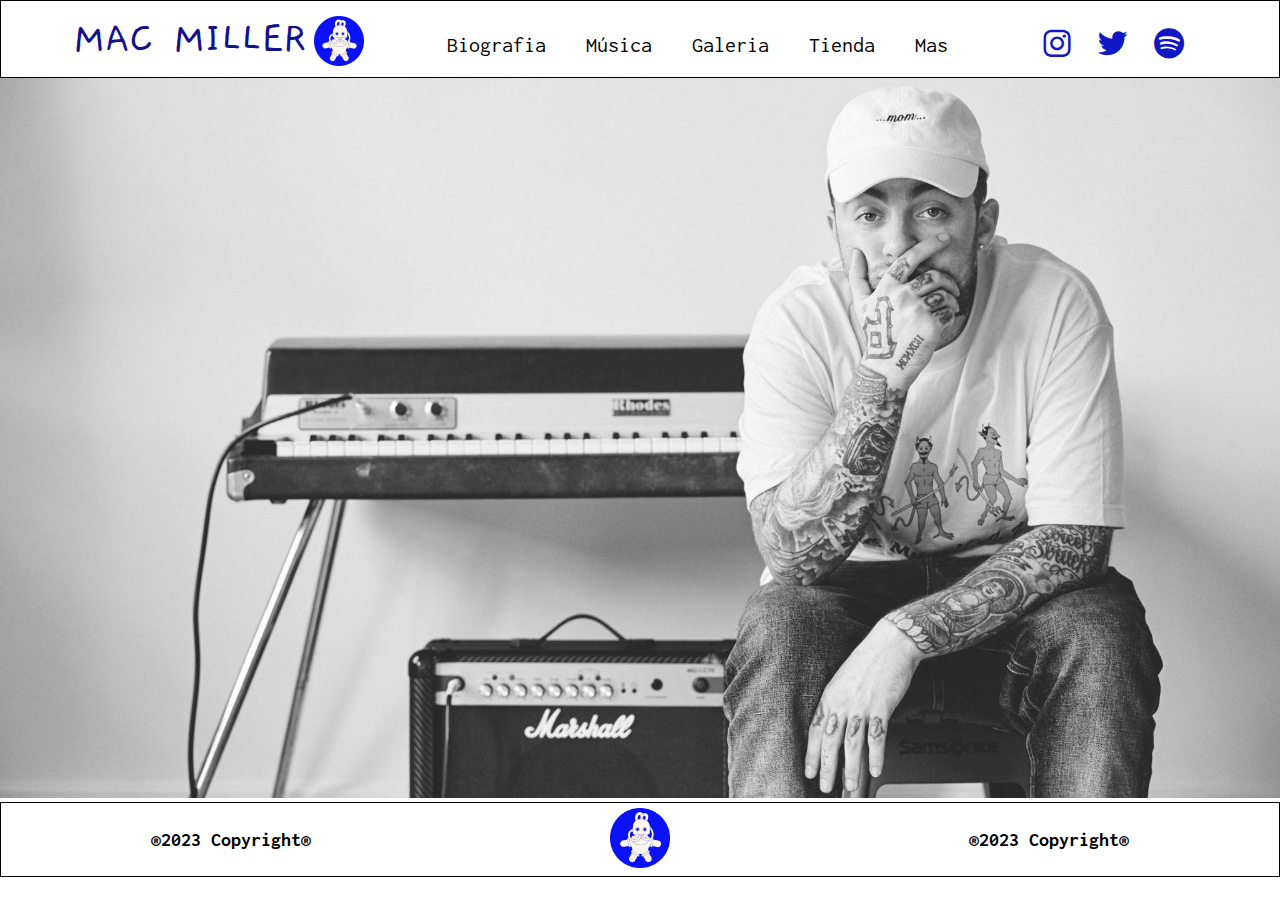
<file: index.html>
<!DOCTYPE html>
<html lang="en">
<head>
    <meta charset="UTF-8">
    <meta name="viewport" content="width=device-width, initial-scale=1.0">
    <title>Mac Miller</title>
    <!-- style.css-->
    <link rel="stylesheet" href="./css/style.css">
    <!-- bootstrap.css-->
    <link href="https://cdn.jsdelivr.net/npm/bootstrap@5.3.1/dist/css/bootstrap.min.css" rel="stylesheet" integrity="sha384-4bw+/aepP/YC94hEpVNVgiZdgIC5+VKNBQNGCHeKRQN+PtmoHDEXuppvnDJzQIu9" crossorigin="anonymous">
    <!-- boxicons-->
    <link href='https://unpkg.com/boxicons@2.1.4/css/boxicons.min.css' rel='stylesheet'>
</head>
<body>
    <main>
    <header>
        <div class="nav-logo">
                        <span class="nav-brand"><a href="index.html">MAC MILLER</a></span>
                        <img src="./img/logotest.jpg" alt="">    
        </div>
        <nav class="nav-list">
              <ul class="nav-list">
                    <li class="nav-item"><a href="./pages/bio.html">Biografia</a></li>
                    <li class="nav-item"><a href="./pages/musica.html">Música</a></li>
                    <li class="nav-item"><a href="./pages/galeria.html">Galeria</a></li>
                    <li class="nav-item"><a href="./pages/tienda.html">Tienda</a></li>
                    <li class="nav-item"><a href="./pages/mas.html">Mas</a></li>
              </ul>
        </nav>
        <nav class="nav-redes">
            <ul class="nav-list-redes">
                <li class="nav-item-redes">
                    <a href="https://www.instagram.com/macmiller/" target="_blank">
                        <i class='bx bxl-instagram bx-md'></i></a>
                </li>
                <li class="nav-item-redes">
                    <a href="https://twitter.com/MacMiller" target="_blank">
                        <i class='bx bxl-twitter bx-md'></i></a>
                </li>
                <li class="nav-item-redes">
                    <a href="https://open.spotify.com/intl-es/artist/4LLpKhyESsyAXpc4laK94U" target="_blank">
                        <i class='bx bxl-spotify bx-md'></i></a>
                </li>
        </nav>
    </header>
    <section class="fondo">
        <div class="img-fondo">
            <img src=".//img/fondoindex.jpg" alt="">
        </div>
    </section>
    </main>
    <footer>
        <div class="footer-texto">
            <h2>&REG;2023 Copyright&REG;</h2>
        </div>
        <div class="footer-logo">
            <img src="./img/logotest.jpg" alt="">
        </div>
        <div class="footer-texto">
            <h2>&REG;2023 Copyright&REG;</h2>
        </div>
    </footer>
    </div>
    <!-- bootstrap js-->
    <script src="https://cdn.jsdelivr.net/npm/bootstrap@5.3.1/dist/js/bootstrap.bundle.min.js" integrity="sha384-HwwvtgBNo3bZJJLYd8oVXjrBZt8cqVSpeBNS5n7C8IVInixGAoxmnlMuBnhbgrkm" crossorigin="anonymous"></script>
</body>
</html>
</file>
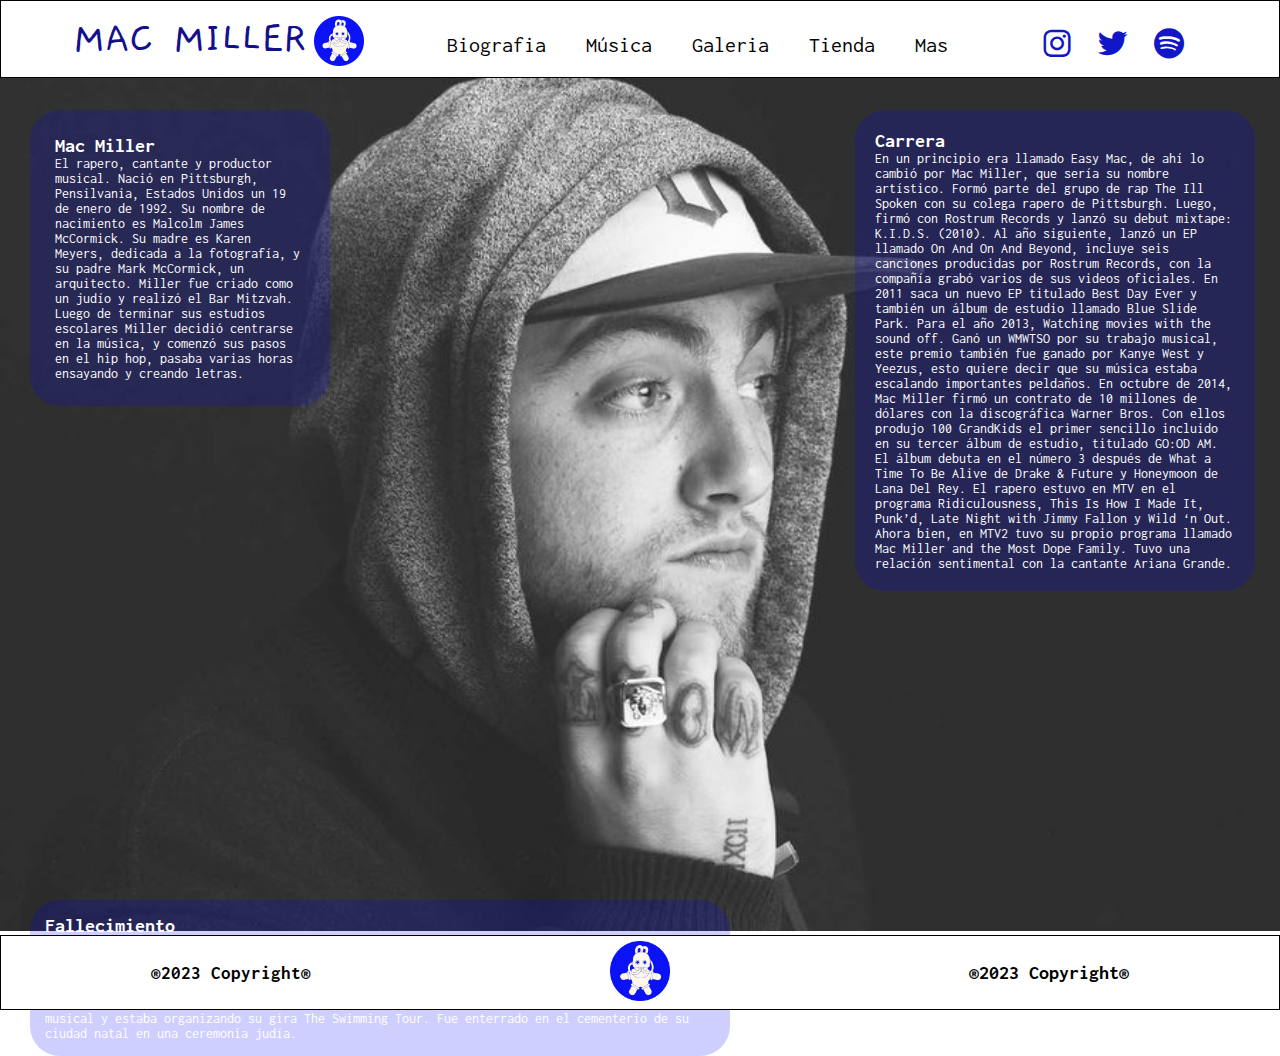
<file: pages/bio.html>
<!DOCTYPE html>
<html lang="en">
<head>
    <meta charset="UTF-8">
    <meta name="viewport" content="width=device-width, initial-scale=1.0">
    <title>Mac Miller</title>
    <!-- linkeo de css-->
    <link rel="stylesheet" href="../css/style.css">
    <!-- bootstrap css-->
    <link href="https://cdn.jsdelivr.net/npm/bootstrap@5.3.1/dist/css/bootstrap.min.css" rel="stylesheet" integrity="sha384-4bw+/aepP/YC94hEpVNVgiZdgIC5+VKNBQNGCHeKRQN+PtmoHDEXuppvnDJzQIu9" crossorigin="anonymous">
    <!-- boxicons-->
    <link href='https://unpkg.com/boxicons@2.1.4/css/boxicons.min.css' rel='stylesheet'>
</head>
<body>
    <main>
    <header>
        <div class="nav-logo">
                        <span class="nav-brand"><a href="../index.html">MAC MILLER</a></span>
                        <img src="../img/logotest.jpg" alt="">    
        </div>
        <nav class="nav">
            <div class="nav-container"> 
              <ul class="nav-list">
                    <li class="nav-item"><a href="bio.html">Biografia</a></li>
                    <li class="nav-item"><a href="musica.html">Música</a></li>
                    <li class="nav-item"><a href="galeria.html">Galeria</a></li>
                    <li class="nav-item"><a href="tienda.html">Tienda</a></li>
                    <li class="nav-item"><a href="mas.html">Mas</a></li>
              </ul>
        </nav>
        <nav class="nav-redes">
            <ul class="nav-list-redes">
                <li class="nav-item-redes">
                    <a href="https://www.instagram.com/macmiller/" target="_blank">
                        <i class='bx bxl-instagram bx-md'></i></a>
                </li>
                <li class="nav-item-redes">
                    <a href="https://twitter.com/MacMiller" target="_blank">
                        <i class='bx bxl-twitter bx-md'></i></a>
                </li>
                <li class="nav-item-redes">
                    <a href="https://open.spotify.com/intl-es/artist/4LLpKhyESsyAXpc4laK94U" target="_blank">
                        <i class='bx bxl-spotify bx-md'></i></a>
                </li>
                </a></li>
            </nav>
            </ul>
    </div>
    </header>
    <section class="fondo">
        <div class="img-fondo2">
        <img src="../img/fondobio.jpg" alt="">
        </div>
    </section>
    <div class="bio">
        <h2 class="bio-title"> Mac Miller</h2>
        <p class="bio-text"> El rapero, cantante y productor musical. Nació en Pittsburgh, Pensilvania, Estados Unidos un 19 de enero de 1992. Su nombre de nacimiento es Malcolm James McCormick. Su madre es Karen Meyers, dedicada a la fotografía, y su padre Mark McCormick, un arquitecto. Miller fue criado como un judío y realizó el Bar Mitzvah. Luego de terminar sus estudios escolares Miller decidió centrarse en la música, y comenzó sus pasos en el hip hop, pasaba varias horas ensayando y creando letras.</p>    
    </div>
    <div class="bio2">
        <h2 class="bio-title"> Carrera</h2>
        <p class="bio-text">En un principio era llamado Easy Mac, de ahí lo cambió por Mac Miller, que sería su nombre artístico. Formó parte del grupo de rap The Ill Spoken con su colega rapero de Pittsburgh. Luego, firmó con Rostrum Records y lanzó su debut mixtape: K.I.D.S. (2010). Al año siguiente, lanzó un EP llamado On And On And Beyond, incluye seis canciones producidas por Rostrum Records, con la compañía grabó varios de sus videos oficiales. En 2011 saca un nuevo EP titulado Best Day Ever y también un álbum de estudio llamado Blue Slide Park. Para el año 2013, Watching movies with the sound off.

        Ganó un WMWTSO por su trabajo musical, este premio también fue ganado por Kanye West y Yeezus, esto quiere decir que su música estaba escalando importantes peldaños. En octubre de 2014, Mac Miller firmó un contrato de 10 millones de dólares con la discográfica Warner Bros. Con ellos produjo 100 GrandKids el primer sencillo incluido en su tercer álbum de estudio, titulado GO:OD AM. El álbum debuta en el número 3 después de What a Time To Be Alive de Drake & Future y Honeymoon de Lana Del Rey.
            
        El rapero estuvo en MTV en el programa Ridiculousness, This Is How I Made It, Punk’d, Late Night with Jimmy Fallon y Wild ‘n Out. Ahora bien, en MTV2 tuvo su propio programa llamado Mac Miller and the Most Dope Family. Tuvo una relación sentimental con la cantante Ariana Grande.</p>    
    </div>    
    <div class="bio3">
        <h2 class="bio-title"> Fallecimiento</h2>
        <p class="bio-text">Para sorpresa de sus seguidores y del mundo del hip hop, salió la noticia de que el 7 de septiembre de 2018 Mac Miller fue hallado por un amigo en estado inconsciente en el Valle de San Fernando, California, Estados Unidos. Su amigo pidió ayuda médica, pero cuando llegaron las ambulancias Mac Miller había perdido los signos vitales. En tal sentido, Miller fue declarado muerto por sobredosis en la escena. Ese día se disponía a realizar una grabación de un vídeo musical y estaba organizando su gira The Swimming Tour. Fue enterrado en el cementerio de su ciudad natal en una ceremonia judía.</p>    
    </div>    
    </main>
    <footer>
        <div class="footer-texto">
            <h3>&REG;2023 Copyright&REG;</h3>
        </div>
        <div class="footer-logo">
            <img src="../img/logotest.jpg" alt="">
        </div>
        <div class="footer-texto">
            <h2>&REG;2023 Copyright&REG;</h2>
        </div>
    </footer>
<!-- bootstrap js-->
<script src="https://cdn.jsdelivr.net/npm/bootstrap@5.3.1/dist/js/bootstrap.bundle.min.js" integrity="sha384-HwwvtgBNo3bZJJLYd8oVXjrBZt8cqVSpeBNS5n7C8IVInixGAoxmnlMuBnhbgrkm" crossorigin="anonymous"></script>
</body>
</html>
</file>
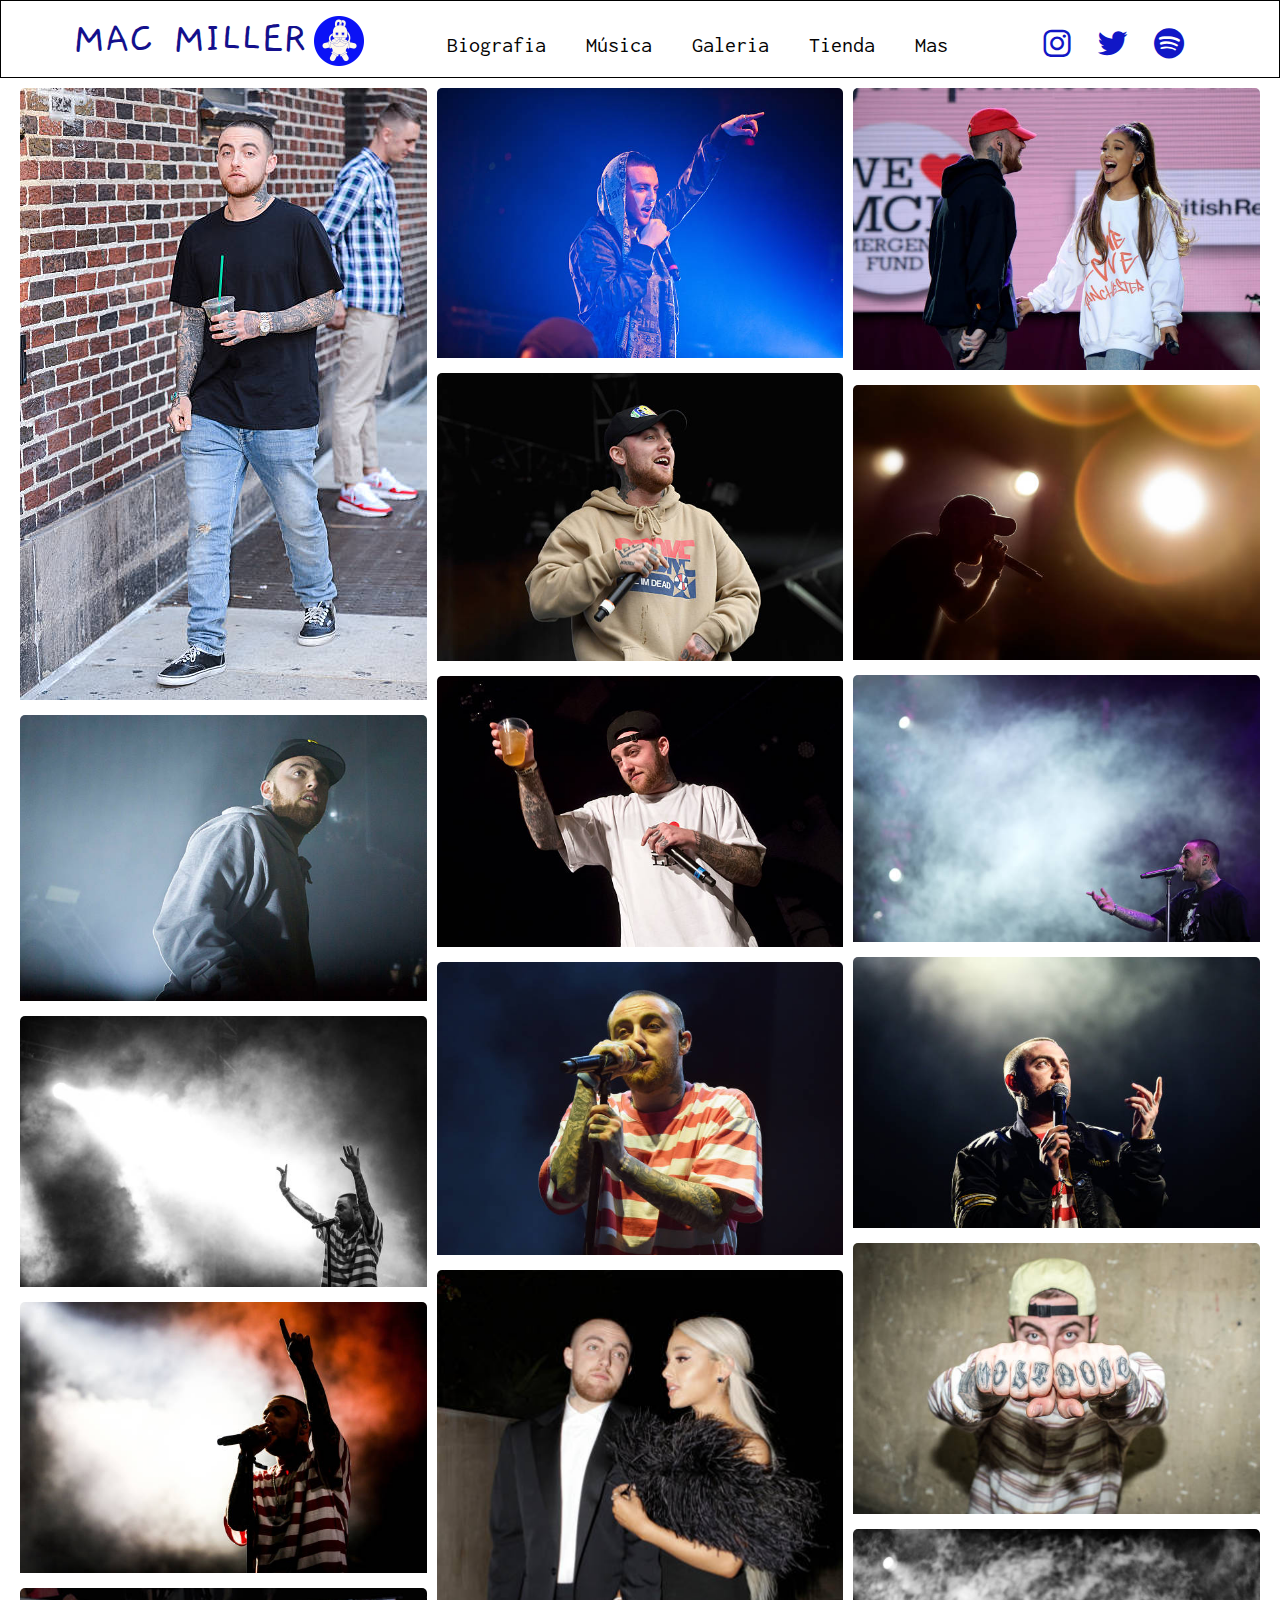
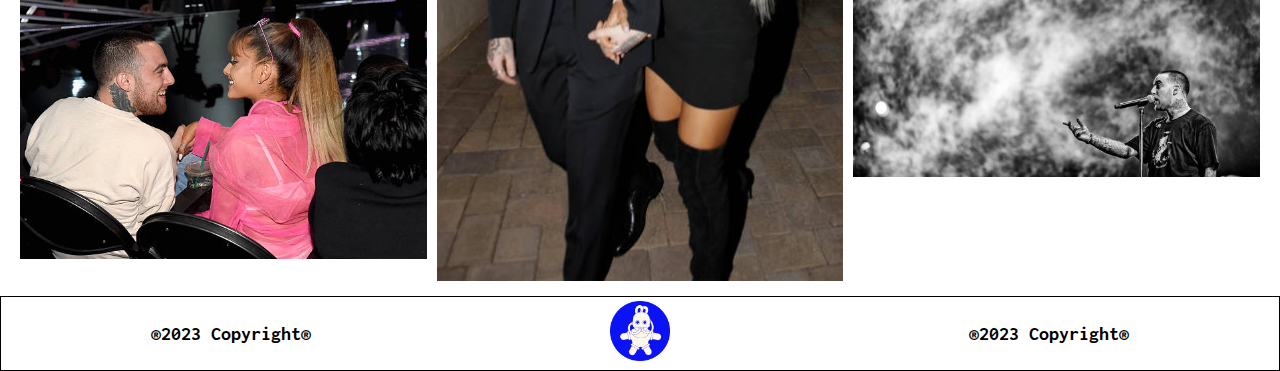
<file: pages/galeria.html>
<!DOCTYPE html>
<html lang="en">
<head>
    <meta charset="UTF-8">
    <meta name="viewport" content="width=device-width, initial-scale=1.0">
    <title>Mac Miller</title>
    <!-- linkeo de css-->
    <link rel="stylesheet" href="../css/style.css">
    <!-- bootstrap css-->
    <link href="https://cdn.jsdelivr.net/npm/bootstrap@5.3.1/dist/css/bootstrap.min.css" rel="stylesheet" integrity="sha384-4bw+/aepP/YC94hEpVNVgiZdgIC5+VKNBQNGCHeKRQN+PtmoHDEXuppvnDJzQIu9" crossorigin="anonymous">
    <!-- boxicons-->
    <link href='https://unpkg.com/boxicons@2.1.4/css/boxicons.min.css' rel='stylesheet'>
</head>
<body class="fondo-galeria">
    <main>
    <header>
        <div class="nav-logo">
                        <span class="nav-brand"><a href="../index.html">MAC MILLER</a></span>
                        <img src="../img/logotest.jpg" alt="">    
        </div>
        <nav class="nav">
            <div class="nav-container"> 
              <ul class="nav-list">
                    <li class="nav-item"><a href="bio.html">Biografia</a></li>
                    <li class="nav-item"><a href="musica.html">Música</a></li>
                    <li class="nav-item"><a href="galeria.html">Galeria</a></li>
                    <li class="nav-item"><a href="tienda.html">Tienda</a></li>
                    <li class="nav-item"><a href="mas.html">Mas</a></li>
              </ul>
        </nav>
        <nav class="nav-redes">
            <ul class="nav-list-redes">
                <li class="nav-item-redes">
                    <a href="https://www.instagram.com/macmiller/" target="_blank">
                        <i class='bx bxl-instagram bx-md'></i></a>
                </li>
                <li class="nav-item-redes">
                    <a href="https://twitter.com/MacMiller" target="_blank">
                        <i class='bx bxl-twitter bx-md'></i></a>
                </li>
                <li class="nav-item-redes">
                    <a href="https://open.spotify.com/intl-es/artist/4LLpKhyESsyAXpc4laK94U" target="_blank">
                        <i class='bx bxl-spotify bx-md'></i></a>
                </li>
                </a></li>
            </nav>
            </ul>
    </div>
    </header>    
        <div class="img-container">
            <div class="img-box">
                <div class="img-columna">
                    <img src="../img/imgal2.jpg" alt="">
                    <img src="../img/imgal14.jpg" alt="">
                    <img src="../img/imgal13.jpg" alt="">
                    <img src="../img/imgal12.jpg" alt="">
                    <img src="../img/imgal11.jpg" alt="">
                </div>
                <div class="img-columna">
                    <img src="../img/imgal10.jpg" alt="">
                    <img src="../img/imgal9.jpg" alt="">
                    <img src="../img/imgal8.jpg" alt="">
                    <img src="../img/imgal7.jpg" alt="">
                    <img src="../img/imgal15.jpg" alt="">
                </div>
                <div class="img-columna">
                    <img src="../img/imgal5.jpg" alt="">
                    <img src="../img/imgal4.jpg" alt="">
                    <img src="../img/imgal3.jpg" alt="">
                    <img src="../img/imgal1.jpg" alt="">
                    <img src="../img/imgal6.jpg" alt="">
                    <img src="../img/imgal16.jpg" alt="">
                </div>
            </div>
        </div>
    </main>
    <footer>
        <div class="footer-texto">
            <h2>&REG;2023 Copyright&REG;</h2>
        </div>
        <div class="footer-logo">
            <img src="../img/logotest.jpg" alt="">
        </div>
        <div class="footer-texto">
            <h2>&REG;2023 Copyright&REG;</h2>
        </div>
    </footer>
<!-- bootstrap js-->
<script src="https://cdn.jsdelivr.net/npm/bootstrap@5.3.1/dist/js/bootstrap.bundle.min.js" integrity="sha384-HwwvtgBNo3bZJJLYd8oVXjrBZt8cqVSpeBNS5n7C8IVInixGAoxmnlMuBnhbgrkm" crossorigin="anonymous"></script>
</body>
</html>
</file>
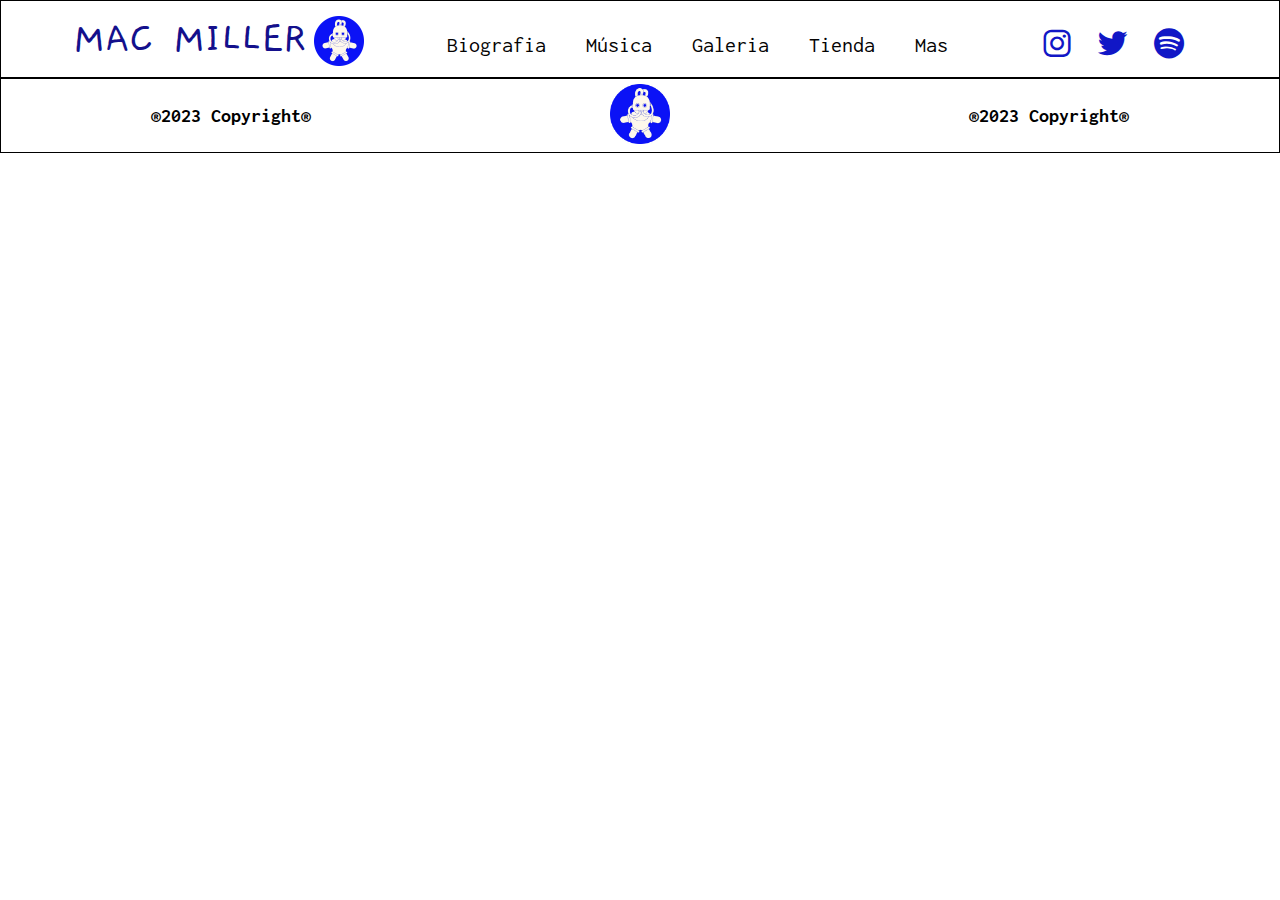
<file: pages/mas.html>
<!DOCTYPE html>
<html lang="en">
<head>
    <meta charset="UTF-8">
    <meta name="viewport" content="width=device-width, initial-scale=1.0">
    <title>Mac Miller</title>
    <!-- linkeo de css-->
    <link rel="stylesheet" href="../css/style.css">
    <!-- bootstrap css-->
    <link href="https://cdn.jsdelivr.net/npm/bootstrap@5.3.1/dist/css/bootstrap.min.css" rel="stylesheet" integrity="sha384-4bw+/aepP/YC94hEpVNVgiZdgIC5+VKNBQNGCHeKRQN+PtmoHDEXuppvnDJzQIu9" crossorigin="anonymous">
    <!-- boxicons-->
    <link href='https://unpkg.com/boxicons@2.1.4/css/boxicons.min.css' rel='stylesheet'>
</head>
<body>
    <main>
    <header>
        <div class="nav-logo">
                        <span class="nav-brand"><a href="../index.html">MAC MILLER</a></span>
                        <img src="../img/logotest.jpg" alt="">    
        </div>
        <nav class="nav">
            <div class="nav-container"> 
              <ul class="nav-list">
                    <li class="nav-item"><a href="bio.html">Biografia</a></li>
                    <li class="nav-item"><a href="musica.html">Música</a></li>
                    <li class="nav-item"><a href="galeria.html">Galeria</a></li>
                    <li class="nav-item"><a href="tienda.html">Tienda</a></li>
                    <li class="nav-item"><a href="mas.html">Mas</a></li>
              </ul>
        </nav>
        <nav class="nav-redes">
            <ul class="nav-list-redes">
                <li class="nav-item-redes">
                    <a href="https://www.instagram.com/macmiller/" target="_blank">
                        <i class='bx bxl-instagram bx-md'></i></a>
                </li>
                <li class="nav-item-redes">
                    <a href="https://twitter.com/MacMiller" target="_blank">
                        <i class='bx bxl-twitter bx-md'></i></a>
                </li>
                <li class="nav-item-redes">
                    <a href="https://open.spotify.com/intl-es/artist/4LLpKhyESsyAXpc4laK94U" target="_blank">
                        <i class='bx bxl-spotify bx-md'></i></a>
                </li>
                </a></li>
            </nav>
            </ul>
    </div>
    </header>         
    </main>
    <footer>
        <div class="footer-texto">
            <h2>&REG;2023 Copyright&REG;</h2>
        </div>
        <div class="footer-logo">
            <img src="../img/logotest.jpg" alt="">
        </div>
        <div class="footer-texto">
            <h2>&REG;2023 Copyright&REG;</h2>
        </div>
    </footer>
<!-- bootstrap js-->
<script src="https://cdn.jsdelivr.net/npm/bootstrap@5.3.1/dist/js/bootstrap.bundle.min.js" integrity="sha384-HwwvtgBNo3bZJJLYd8oVXjrBZt8cqVSpeBNS5n7C8IVInixGAoxmnlMuBnhbgrkm" crossorigin="anonymous"></script>
</body>
</html>
</file>
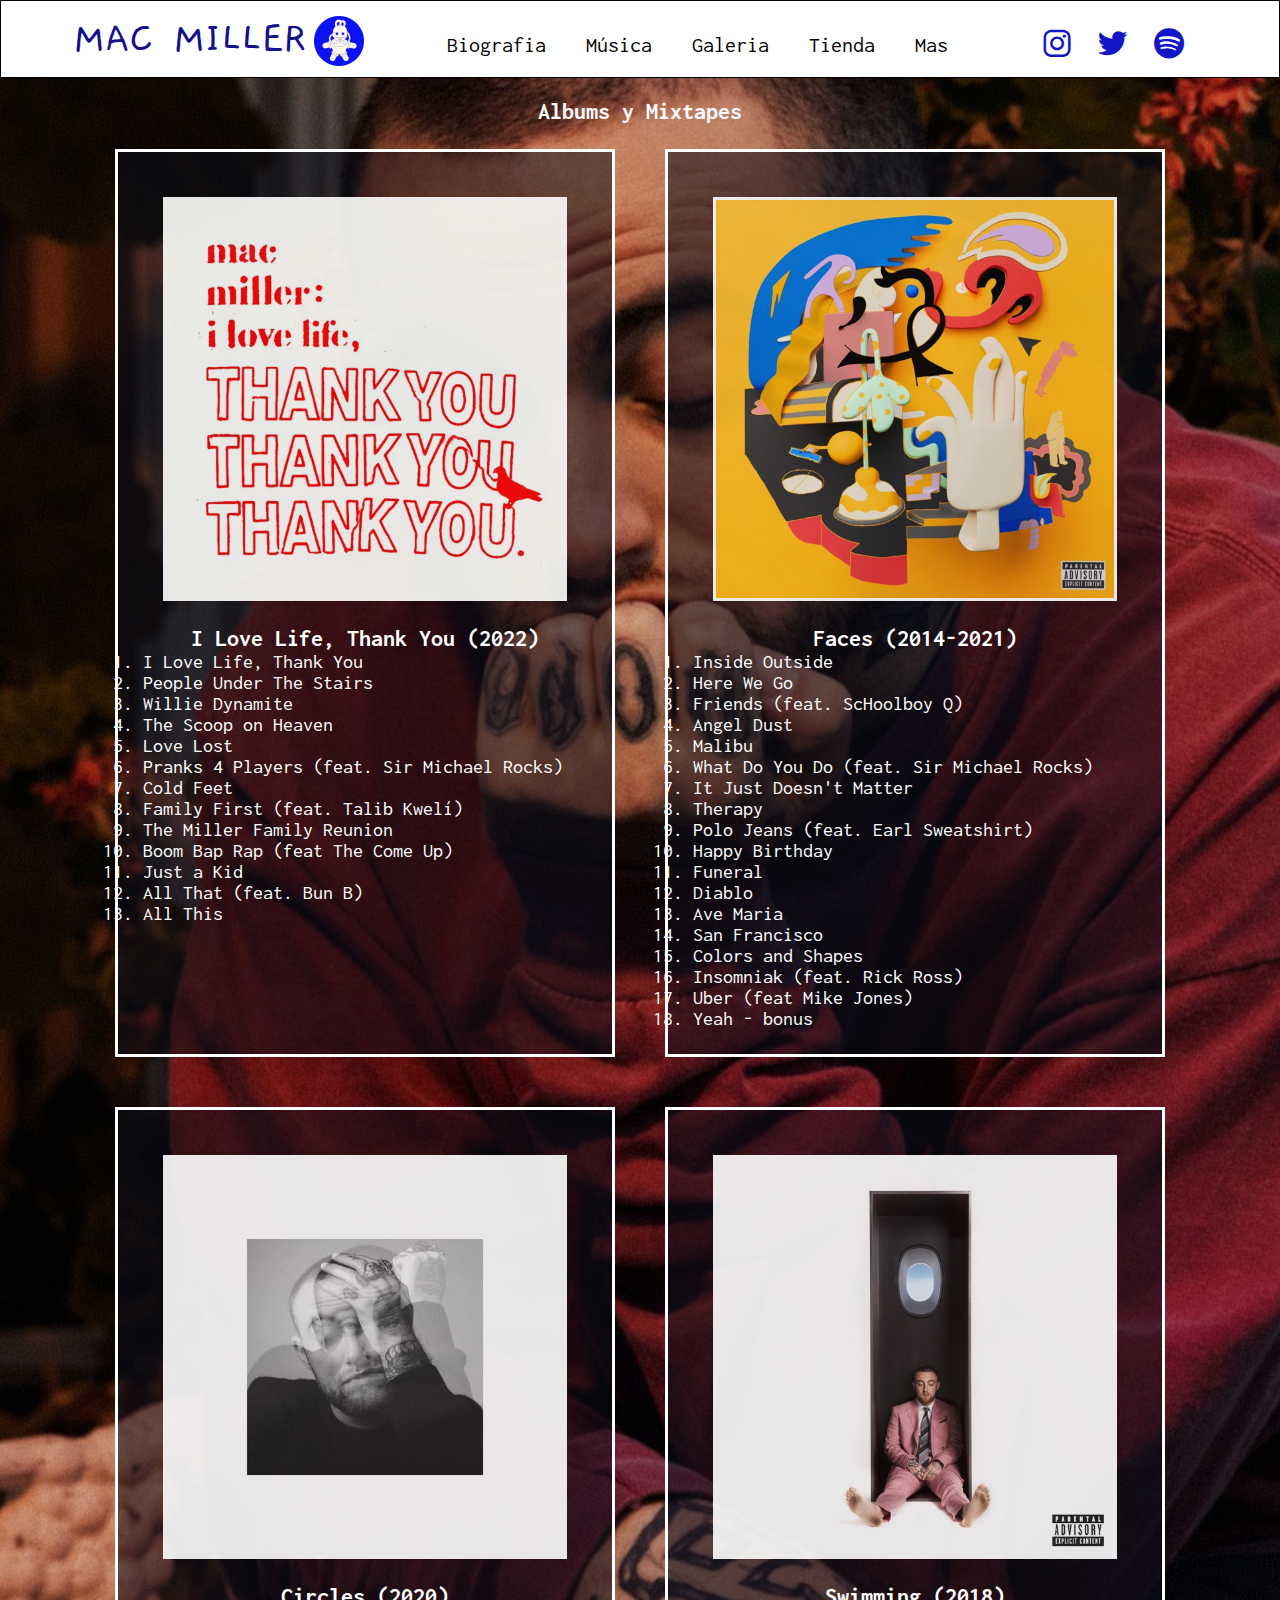
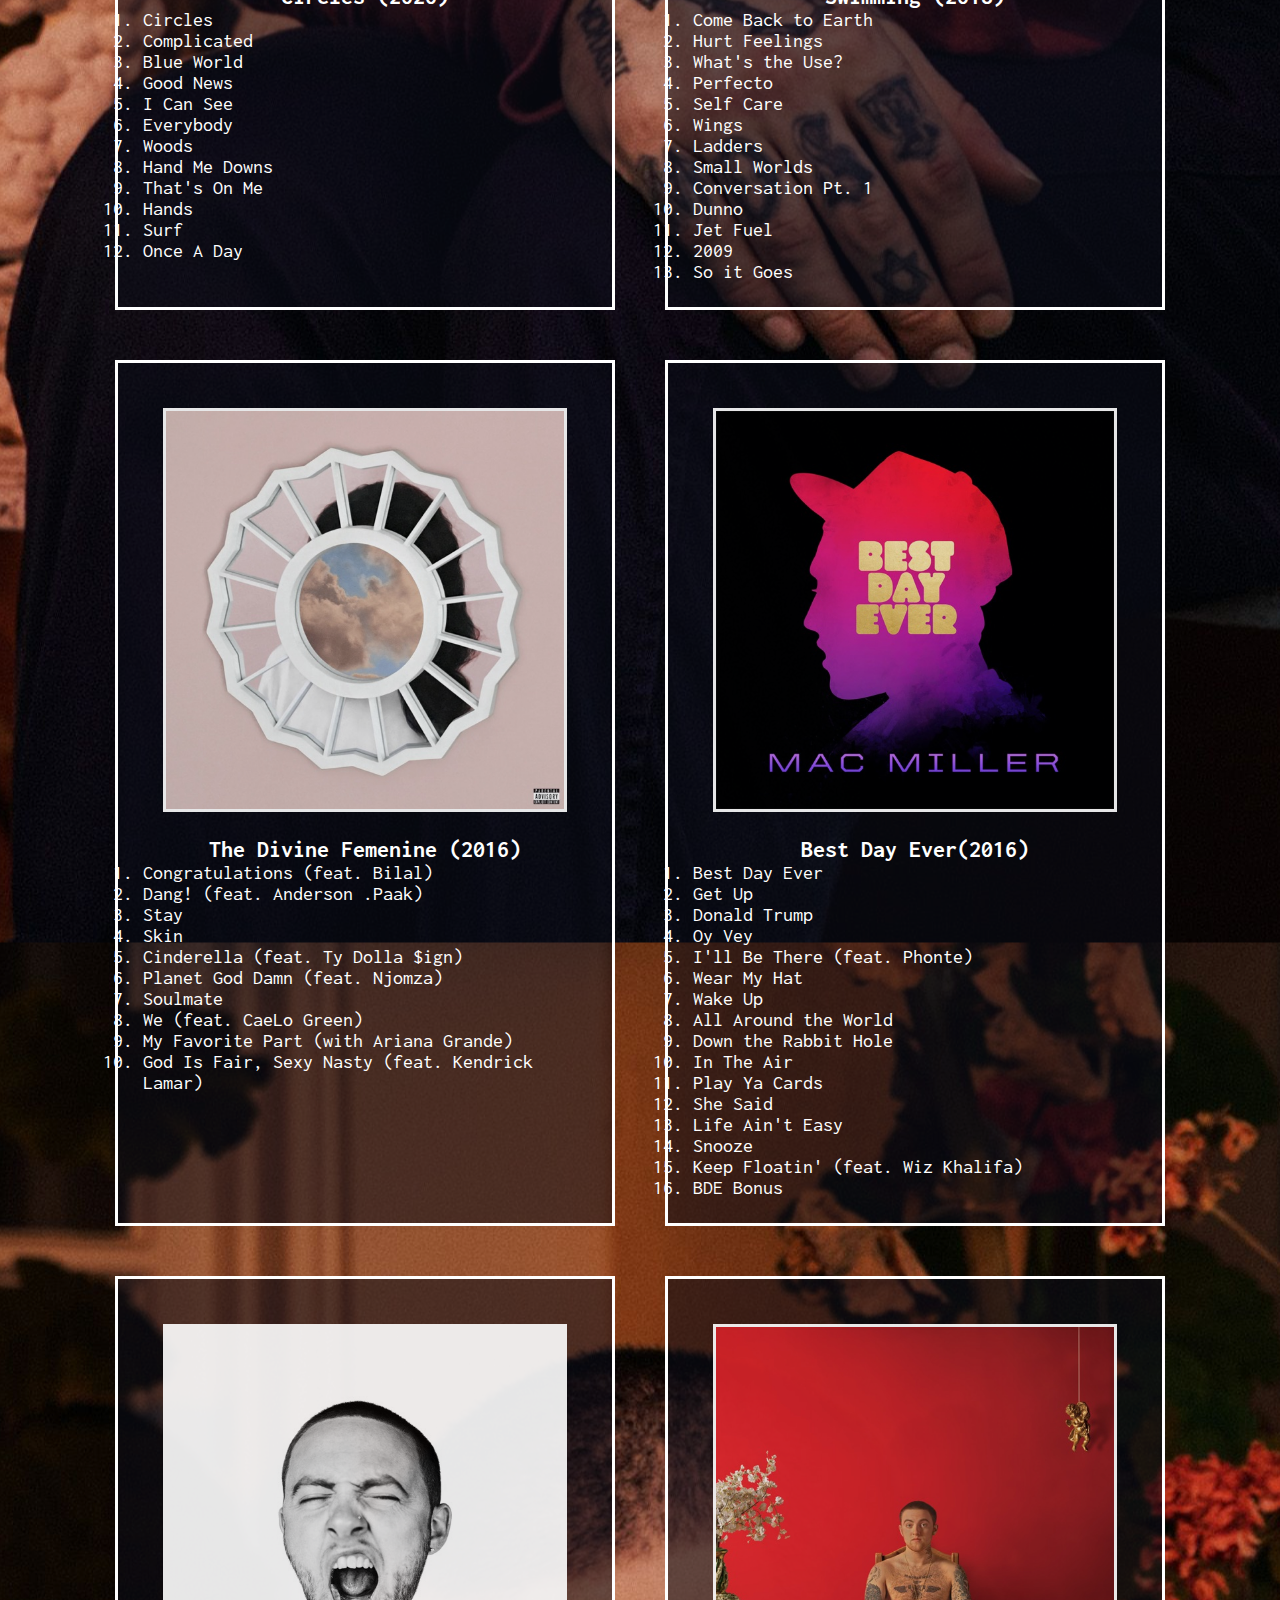
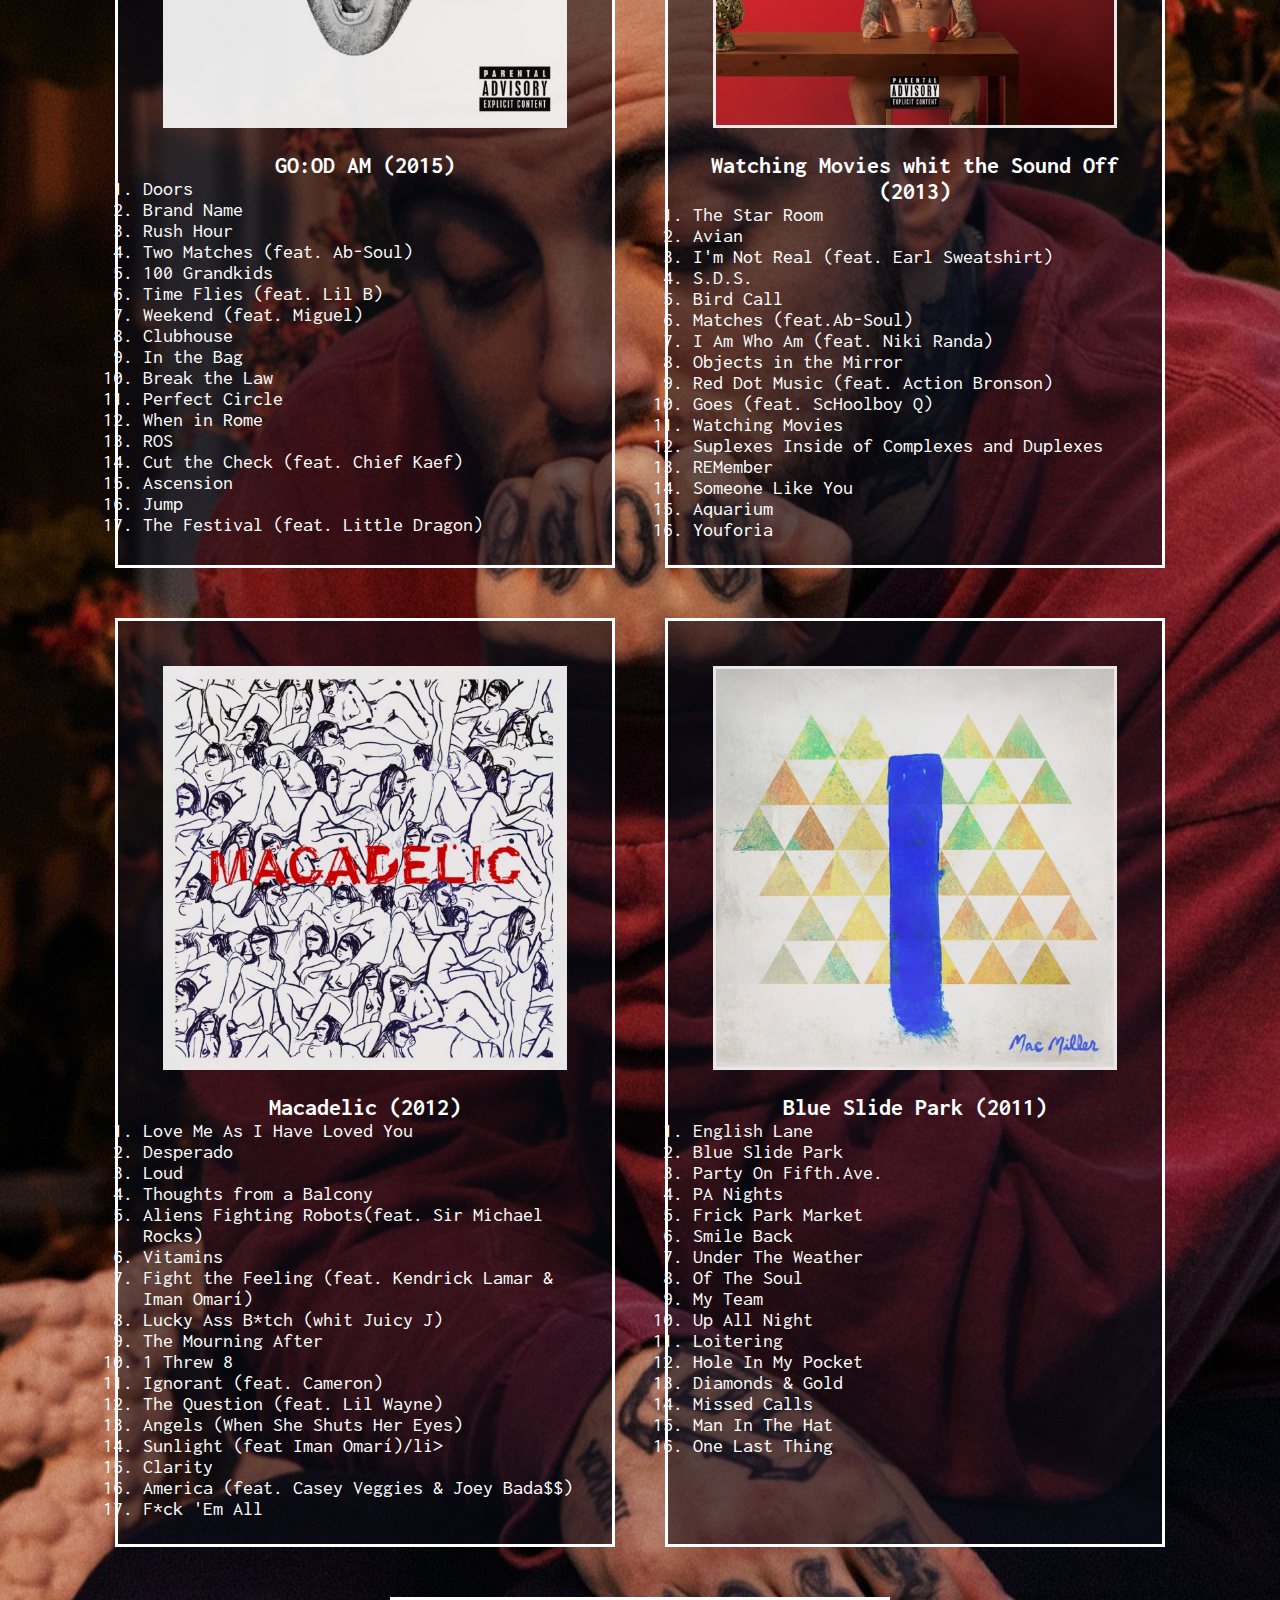
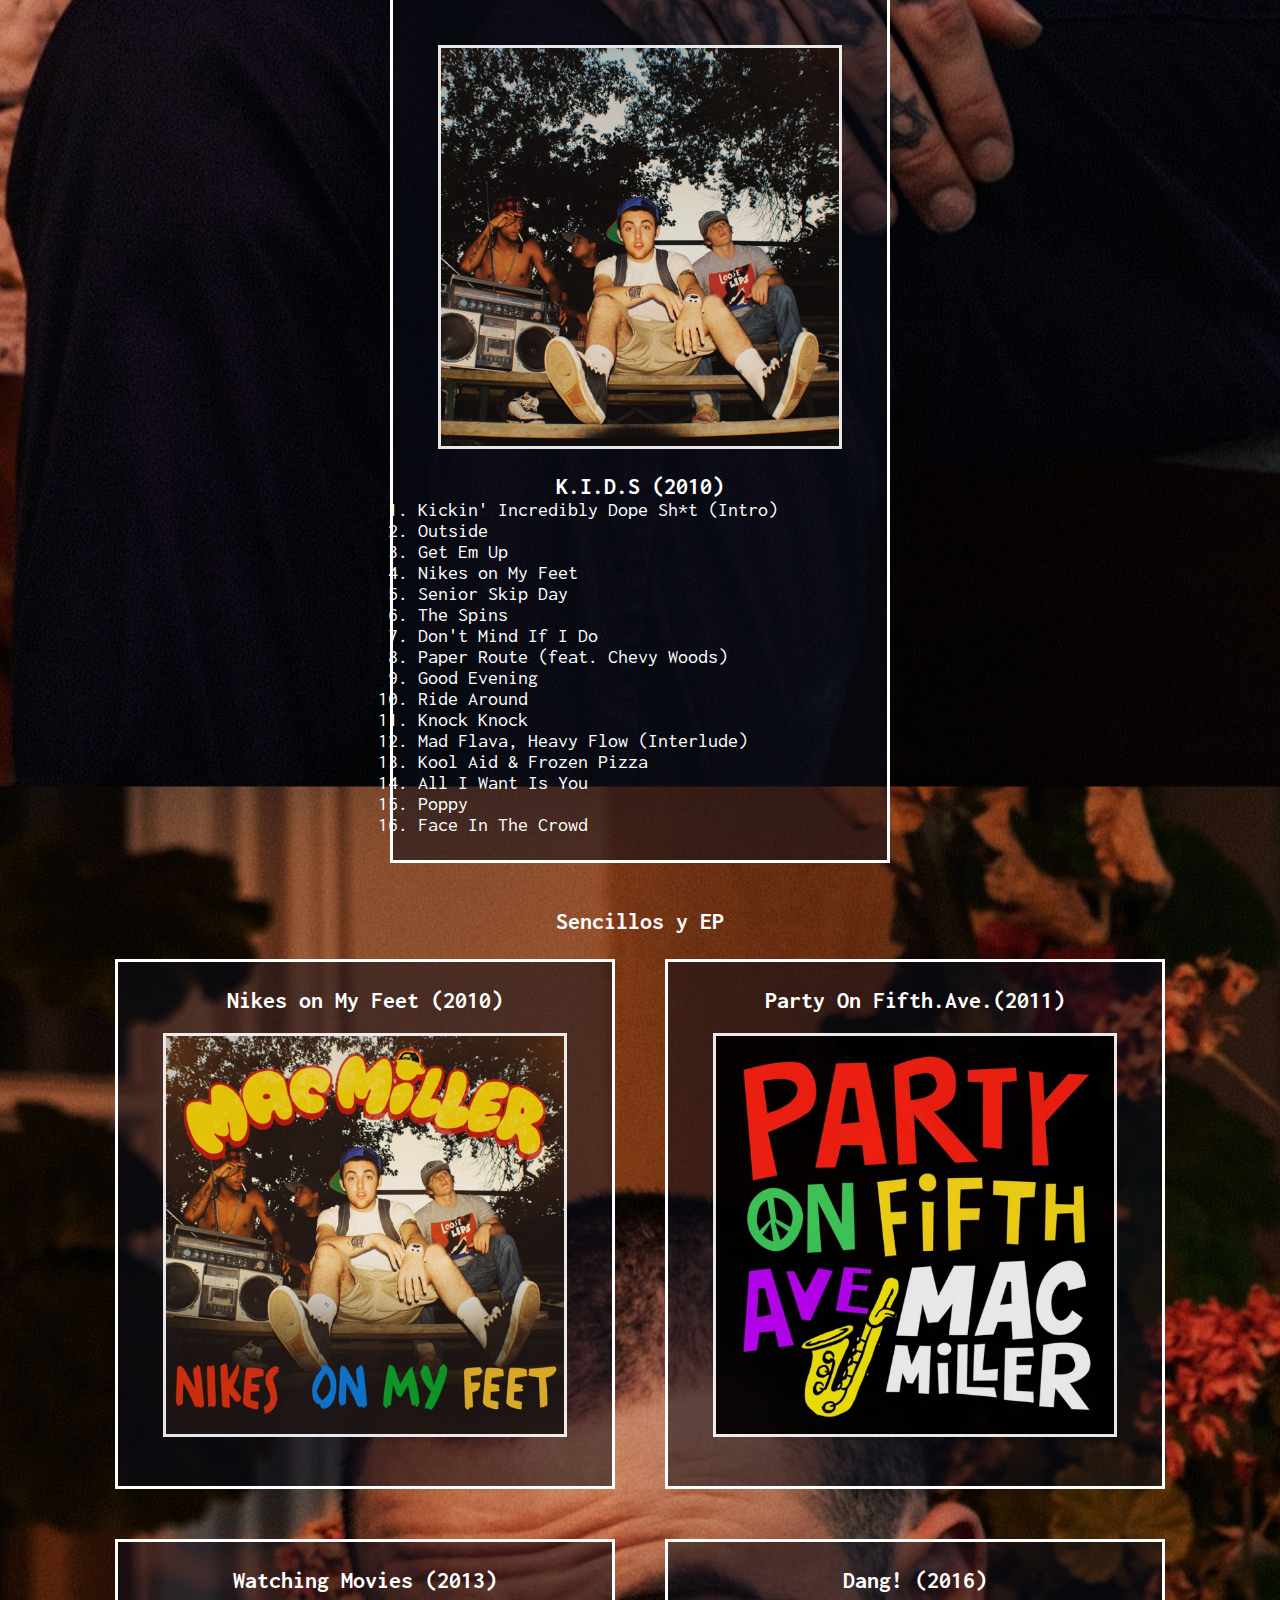
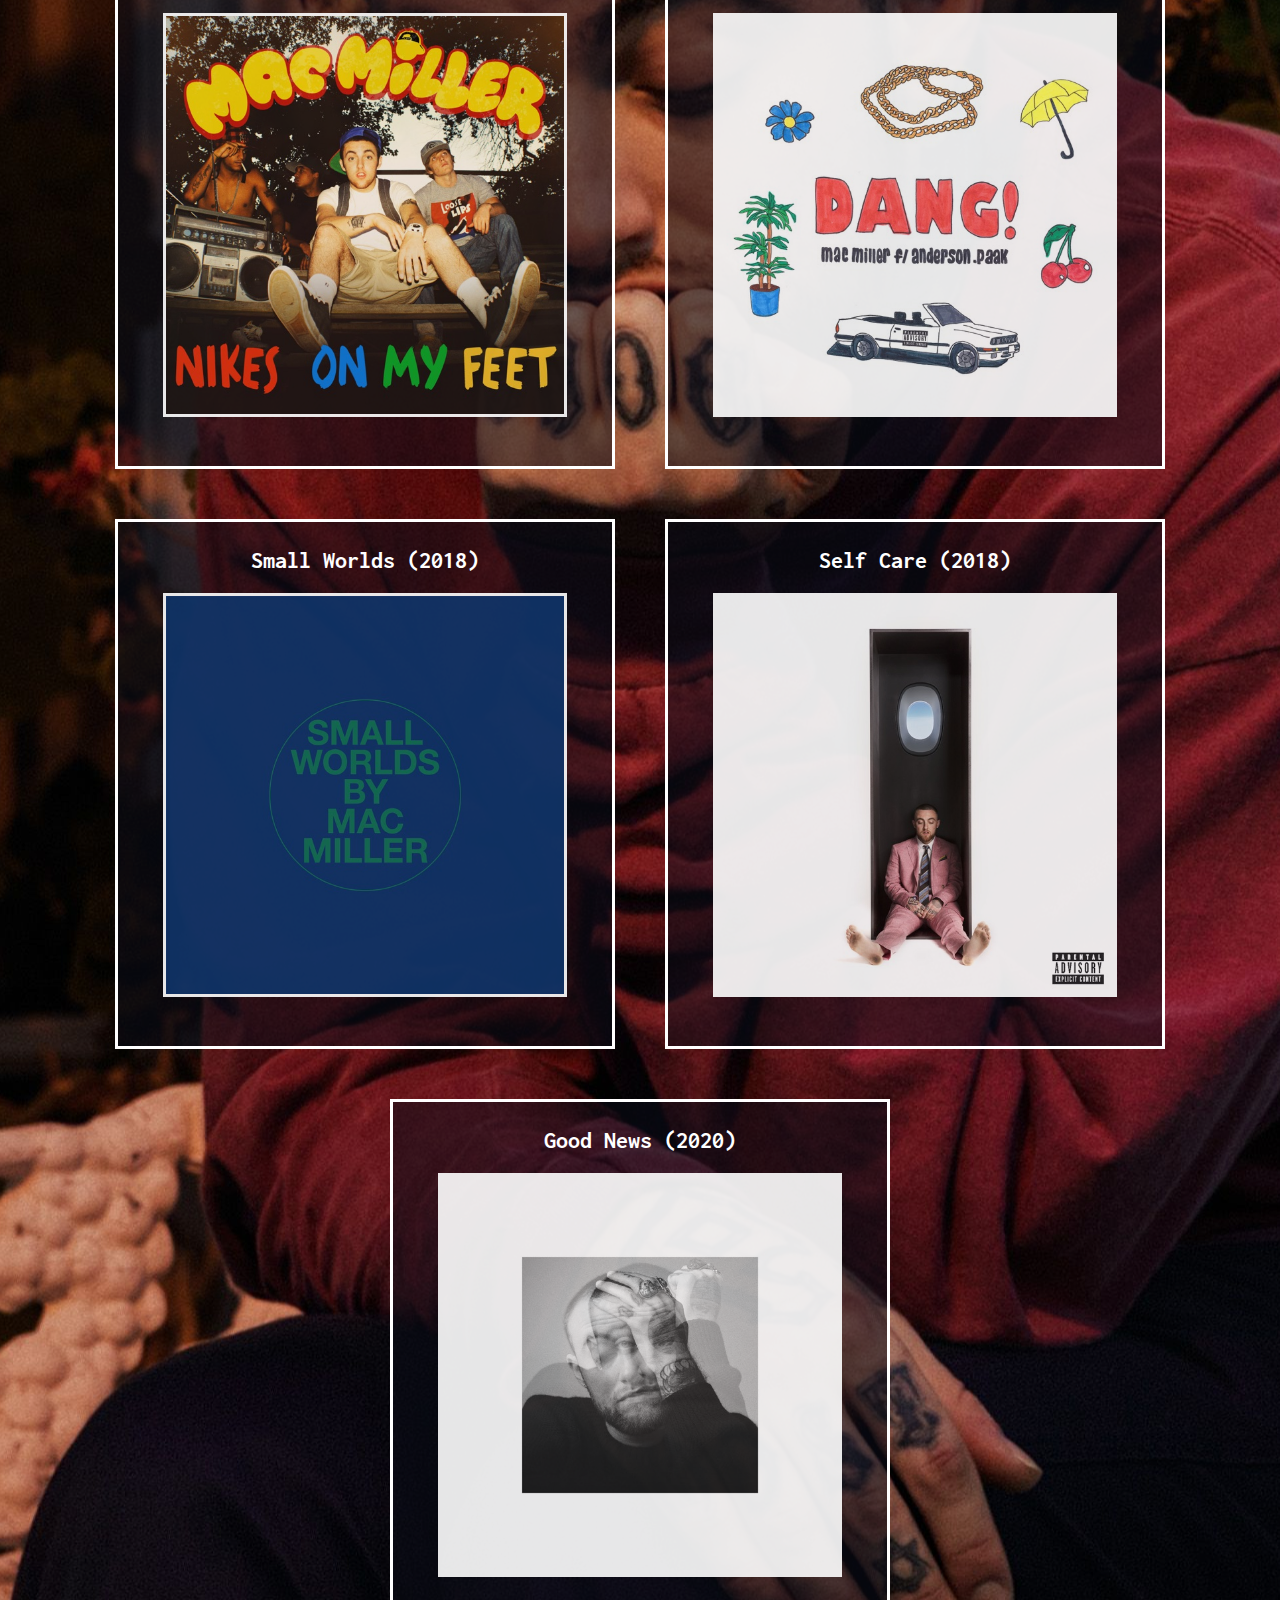
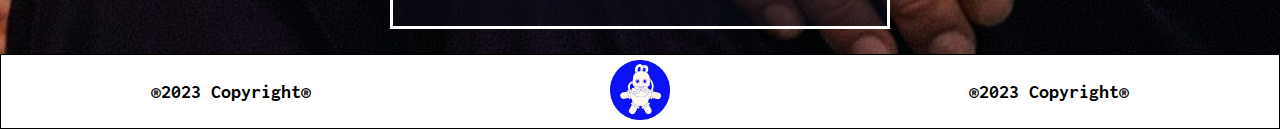
<file: pages/musica.html>
<!DOCTYPE html>
<html lang="en">
<head>
    <meta charset="UTF-8">
    <meta name="viewport" content="width=device-width, initial-scale=1.0">
    <title>Mac Miller</title>
    <!-- linkeo de css-->
    <link rel="stylesheet" href="../css/style.css">
    <!-- bootstrap css-->
    <link href="https://cdn.jsdelivr.net/npm/bootstrap@5.3.1/dist/css/bootstrap.min.css" rel="stylesheet" integrity="sha384-4bw+/aepP/YC94hEpVNVgiZdgIC5+VKNBQNGCHeKRQN+PtmoHDEXuppvnDJzQIu9" crossorigin="anonymous">
    <!-- boxicons-->
    <link href='https://unpkg.com/boxicons@2.1.4/css/boxicons.min.css' rel='stylesheet'>
</head>
<body>
    <main class="music-bg">
    <header>
        <div class="nav-logo">
                        <span class="nav-brand"><a href="../index.html">MAC MILLER</a></span>
                        <img src="../img/logotest.jpg" alt="">    
        </div>
        <nav class="nav">
            <div class="nav-container"> 
              <ul class="nav-list">
                    <li class="nav-item"><a href="bio.html">Biografia</a></li>
                    <li class="nav-item"><a href="musica.html">Música</a></li>
                    <li class="nav-item"><a href="galeria.html">Galeria</a></li>
                    <li class="nav-item"><a href="tienda.html">Tienda</a></li>
                    <li class="nav-item"><a href="mas.html">Mas</a></li>
              </ul>
        </nav>
        <nav class="nav-redes">
            <ul class="nav-list-redes">
                <li class="nav-item-redes">
                    <a href="https://www.instagram.com/macmiller/" target="_blank">
                        <i class='bx bxl-instagram bx-md'></i></a>
                </li>
                <li class="nav-item-redes">
                    <a href="https://twitter.com/MacMiller" target="_blank">
                        <i class='bx bxl-twitter bx-md'></i></a>
                </li>
                <li class="nav-item-redes">
                    <a href="https://open.spotify.com/intl-es/artist/4LLpKhyESsyAXpc4laK94U" target="_blank">
                        <i class='bx bxl-spotify bx-md'></i></a>
                </li>
                </a></li>
            </nav>
            </ul>
    </div>
    </header>
    <h2 class="music-title">Albums y Mixtapes</h2>
    <div class="album-container"> 
        <div class="album-item">
            <div class="album-img">
                <a href="https://open.spotify.com/album/5LNX3esjvdBJ6hN4XDvCJn?si=Kno67HjSThe1rmddbXxVAQ" target="_blank"><img src="../img/ilovelifemini.jpg" alt=""></a>
            </div>
            <h2 class="album-title">I Love Life, Thank You (2022)</h2>
            <ol class="track-list">
                <li>I Love Life, Thank You</li>
                <li>People Under The Stairs</li>
                <li>Willie Dynamite</li>
                <li>The Scoop on Heaven</li>
                <li>Love Lost</li>
                <li>Pranks 4 Players (feat. Sir Michael Rocks)</li>
                <li>Cold Feet</li>
                <li>Family First (feat. Talib Kwelí)</li>
                <li>The Miller Family Reunion</li>
                <li>Boom Bap Rap (feat The Come Up)</li>
                <li>Just a Kid</li>
                <li>All That (feat. Bun B)</li>
                <li>All This</li>
            </ol>
        </div>            
        <div class="album-item">
            <div class="album-img">
                <a href="https://open.spotify.com/album/5SKnXCvB4fcGSZu32o3LRY?si=HdfHGKNqT4-83kwRj9uSGA" target="_blank"><img src="../img/facesmini.jpg" alt=""></a>
            </div>
            <h2 class="album-title">Faces (2014-2021)</h2>
            <ol class="track-list">
                <li>Inside Outside</li>
                <li>Here We Go</li>
                <li>Friends (feat. ScHoolboy Q)</li>
                <li>Angel Dust</li>
                <li>Malibu</li>
                <li>What Do You Do (feat. Sir Michael Rocks)</li>
                <li>It Just Doesn't Matter</li>
                <li>Therapy</li>
                <li>Polo Jeans (feat. Earl Sweatshirt)</li>
                <li>Happy Birthday</li>
                <li>Funeral</li>
                <li>Diablo</li>
                <li>Ave Maria</li>
                <li>San Francisco</li>
                <li>Colors and Shapes</li>
                <li>Insomniak (feat. Rick Ross)</li>
                <li>Uber (feat Mike Jones)</li>
                <li>Yeah - bonus</li>
            </ol>
        </div>    
        <div class="album-item">
            <div class="album-img">
                <a href="https://open.spotify.com/album/5sY6UIQ32GqwMLAfSNEaXb?si=jYyxzzvFS2ahEfFFq5FuJg" target="_blank"><img src="../img/circlesmini.jpg" alt=""></a>
            </div>
            <h2 class="album-title">Circles (2020)</h2>
            <ol class="track-list">
                <li>Circles</li>
                <li>Complicated</li>
                <li>Blue World</li>
                <li>Good News</li>
                <li>I Can See</li>
                <li>Everybody</li>
                <li>Woods</li>
                <li>Hand Me Downs</li>
                <li>That's On Me</li>
                <li>Hands</li>
                <li>Surf</li>
                <li>Once A Day</li>
            </ol>
        </div>
        <div class="album-item">
            <div class="album-img">
                <a href="https://open.spotify.com/album/5wtE5aLX5r7jOosmPhJhhk?si=ve2C_0XJRDevio4zwcbpFw" target="_blank"><img src="../img/swimmingmini.jpg" alt=""></a>
            </div>
            <h2 class="album-title">Swimming (2018)</h2>
            <ol class="track-list">
                <li>Come Back to Earth</li>
                <li>Hurt Feelings</li>
                <li>What's the Use?</li>
                <li>Perfecto</li>
                <li>Self Care</li>
                <li>Wings</li>
                <li>Ladders</li>
                <li>Small Worlds</li>
                <li>Conversation Pt. 1</li>
                <li>Dunno</li>
                <li>Jet Fuel</li>
                <li>2009</li>
                <li>So it Goes</li>
            </ol>
        </div>
        <div class="album-item">
            <div class="album-img">
                <a href="https://open.spotify.com/album/6f6tko6NWoH00cyFOl4VYQ?si=FxXp4DpZQWyOPoG4g5ohIg" target="_blank"><img src="../img/divinefemmini.jpg" alt=""></a>
                </div>
            <h2 class="album-title">The Divine Femenine (2016)</h2>
            <ol class="track-list">
                <li>Congratulations (feat. Bilal)</li>
                <li>Dang! (feat. Anderson .Paak)</li>
                <li>Stay</li>
                <li>Skin</li>
                <li>Cinderella (feat. Ty Dolla $ign)</li>
                <li>Planet God Damn (feat. Njomza)</li>
                <li>Soulmate</li>
                <li>We (feat. CaeLo Green)</li>
                <li>My Favorite Part (with Ariana Grande)</li>
                <li>God Is Fair, Sexy Nasty (feat. Kendrick Lamar)</li>
            </ol>
        </div>
        <div class="album-item">
            <div class="album-img">
                <a href="https://open.spotify.com/album/0YA7XxxfkaGwecj3liSTvj?si=VQxFV8GpQUiTLoDkrZrrTQ" target="_blank"><img src="../img/bdemini.jpg" alt=""></a>
                </div>
            <h2 class="album-title">Best Day Ever(2016)</h2>
            <ol class="track-list">
                <li>Best Day Ever</li>
                <li>Get Up</li>
                <li>Donald Trump</li>
                <li>Oy Vey</li>
                <li>I'll Be There (feat. Phonte)</li>
                <li>Wear My Hat</li>
                <li>Wake Up</li>
                <li>All Around the World</li>
                <li>Down the Rabbit Hole</li>
                <li>In The Air</li>
                <li>Play Ya Cards</li>
                <li>She Said</li>
                <li>Life Ain't Easy</li>
                <li>Snooze</li>
                <li>Keep Floatin' (feat. Wiz Khalifa)</li>
                <li>BDE Bonus</li>
            </ol>
        </div>
        <div class="album-item">
            <div class="album-img">
                <a href="https://open.spotify.com/album/2Tyx5dLhHYkx6zeAdVaTzN?si=7OReZVVJT76PvduBj7ViQg" target="_blank"><img src="../img/goodmini.jpg" alt=""></a>
            </div>
            <h2 class="album-title">GO:OD AM (2015)</h2>
            <ol class="track-list">
                <li>Doors</li>
                <li>Brand Name</li>
                <li>Rush Hour</li>
                <li>Two Matches (feat. Ab-Soul)</li>
                <li>100 Grandkids</li>
                <li>Time Flies (feat. Lil B)</li>
                <li>Weekend (feat. Miguel)</li>
                <li>Clubhouse</li>
                <li>In the Bag</li>
                <li>Break the Law</li>
                <li>Perfect Circle</li>
                <li>When in Rome</li>
                <li>ROS</li>
                <li>Cut the Check (feat. Chief Kaef)</li>
                <li>Ascension</li>
                <li>Jump</li>
                <li>The Festival (feat. Little Dragon)</li>
            </ol>
        </div>
        <div class="album-item">
            <div class="album-img">
                <a href="https://open.spotify.com/album/5lftuHeYvtCA64xGfUviwS?si=WvJQIwTVS9SpqGa25J8nlQ" target="_blank"><img src="../img/watchingmoviesmini.jpg" alt=""></a>
            </div>
            <h2 class="album-title">Watching Movies whit the Sound Off (2013)</h2>
            <ol class="track-list">
                <li>The Star Room</li>
                <li>Avian</li>
                <li>I'm Not Real (feat. Earl Sweatshirt)</li>
                <li>S.D.S.</li>
                <li>Bird Call</li>
                <li>Matches (feat.Ab-Soul)</li>
                <li>I Am Who Am (feat. Niki Randa)</li>
                <li>Objects in the Mirror</li>
                <li>Red Dot Music (feat. Action Bronson)</li>
                <li>Goes (feat. ScHoolboy Q)</li>
                <li>Watching Movies</li>
                <li>Suplexes Inside of Complexes and Duplexes</li>
                <li>REMember</li>
                <li>Someone Like You</li>
                <li>Aquarium</li>
                <li>Youforia</li>
            </ol>
        </div>
        <div class="album-item">
            <div class="album-img">
                <a href="https://open.spotify.com/album/1xCNBnc7Gm2VudnyeyZ11Q?si=9uFJJFB8R8eIWe8AD_w1NQ" target="_blank"><img src="../img/macadelicmini.jpg" alt=""></a>
            </div>
            <h2 class="album-title">Macadelic (2012)</h2>
            <ol class="track-list">
                <li>Love Me As I Have Loved You</li>
                <li>Desperado</li>
                <li>Loud</li>
                <li>Thoughts from a Balcony</li>
                <li>Aliens Fighting Robots(feat. Sir Michael Rocks)</li>
                <li>Vitamins</li>
                <li>Fight the Feeling (feat. Kendrick Lamar & Iman Omarí)</li>
                <li>Lucky Ass B*tch (whit Juicy J)</li>
                <li>The Mourning After</li>
                <li>1 Threw 8</li>
                <li>Ignorant (feat. Cameron)</li>
                <li>The Question (feat. Lil Wayne)</li>
                <li>Angels (When She Shuts Her Eyes)</li>
                <li>Sunlight (feat Iman Omarí)/li>
                <li>Clarity</li>
                <li>America (feat. Casey Veggies & Joey Bada$$)</li>
                <li>F*ck 'Em All</li>
            </ol>
        </div>
        <div class="album-item">
            <div class="album-img">
                <a href="https://open.spotify.com/album/17mAoDs7T8EA9zzlj6QPBv?si=dK1PCG9aTs6oFKV9edN72A" target="_blank"><img src="../img/blueslidemini.jpg" alt=""></a>
            </div>
            <h2 class="album-title">Blue Slide Park (2011)</h2>
            <ol class="track-list">
                <li>English Lane</li>
                <li>Blue Slide Park</li>
                <li>Party On Fifth.Ave.</li>
                <li>PA Nights</li>
                <li>Frick Park Market</li>
                <li>Smile Back</li>
                <li>Under The Weather</li>
                <li>Of The Soul</li>
                <li>My Team</li>
                <li>Up All Night</li>
                <li>Loitering</li>
                <li>Hole In My Pocket</li>
                <li>Diamonds & Gold</li>
                <li>Missed Calls</li>
                <li>Man In The Hat</li>
                <li>One Last Thing</li>
            </ol>
        </div>
        <div class="album-item">
            <div class="album-img">
                <a href="https://open.spotify.com/album/1jzqEyjugAp9iLtRsj9LZg?si=iWutYwEcQaeYDHYbZ7uddw" target="_blank"><img src="../img/kidsmini.jpg" alt=""></a>
            </div>
            <h2 class="album-title">K.I.D.S (2010)</h2>
            <ol class="track-list">
                <li>Kickin' Incredibly Dope Sh*t (Intro)</li>
                <li>Outside</li>
                <li>Get Em Up</li>
                <li>Nikes on My Feet</li>
                <li>Senior Skip Day</li>
                <li>The Spins</li>
                <li>Don't Mind If I Do</li>
                <li>Paper Route (feat. Chevy Woods) </li>
                <li>Good Evening</li>
                <li>Ride Around</li>
                <li>Knock Knock</li>
                <li>Mad Flava, Heavy Flow (Interlude)</li>
                <li>Kool Aid & Frozen Pizza</li>
                <li>All I Want Is You</li>
                <li>Poppy</li>
                <li>Face In The Crowd</li>
            </ol>
        </div>
    </div>
    <h2 class="music-title">Sencillos y EP</h2>
    <div class="album-container">
        <div class="album-item">
            <h2 class="album-title">Nikes on My Feet (2010)</h2>
            <div class="album-img">
                <a href="https://open.spotify.com/album/4k1XE4RJgkn4jrpFM6rYB5?si=bV5vocMkQa6HDrWzOWNFvQ" target="_blank"><img src="../img/nikesonmymini.jpg" alt=""></a>
            </div>
        </div>
        <div class="album-item">
            <h2 class="album-title">Party On Fifth.Ave.(2011)</h2>
            <div class="album-img">
                <a href="https://open.spotify.com/album/5dNC9CKCBJhqshZUa0Btx1?si=X2aq1QVDS-GvpnB1V4aI2A" target="_blank"><img src="../img/partyonmini.jpg" alt=""></a>
            </div>
        </div>
        <div class="album-item">
            <h2 class="album-title">Watching Movies (2013)</h2>
            <div class="album-img">
                <a href="https://open.spotify.com/album/0sMF4FJdEnMn7WVeXYXmto?si=h--oos26QHSIniL-ULKYJA" target="_blank"><img src="../img/nikesonmymini.jpg" alt=""></a>
            </div>
        </div>
        <div class="album-item">
            <h2 class="album-title">Dang! (2016)</h2>
            <div class="album-img">
                <a href="https://open.spotify.com/album/271RC4MRPKwObqZszfuhFI?si=1aT5oU9FTymfJxMp5AjSqw" target="_blank"><img src="../img/dangmini.jpg" alt=""></a>
            </div>
        </div>
        <div class="album-item">
            <h2 class="album-title">Small Worlds (2018)</h2>
            <div class="album-img">
                <a href="https://open.spotify.com/album/1VKdnyJWCS9kUdKW3QGEmY?si=zxwfqQjQRNC-ypOxaS_bXA" target="_blank"><img src="../img/smallworldsmini.jpg" alt=""></a>
            </div>
        </div>
        <div class="album-item">
            <h2 class="album-title">Self Care (2018)</h2>
            <div class="album-img">
                <a href="https://open.spotify.com/album/0VXk5mqwV1Wf8DOoTD4Syd?si=Z6JZSPNDTGeJYFGesm_Q0A" target="_blank"><img src="../img/swimmingmini.jpg" alt=""></a>
            </div>
        </div>
        <div class="album-item">
            <h2 class="album-title">Good News (2020)</h2>
            <div class="album-img">
                <a href="https://open.spotify.com/album/4CCaoRnCugI6RsHHBKiMLs?si=_N7i2ZsKSz6TwlHGp0E_UA" target="_blank"><img src="../img/circlesmini.jpg" alt=""></a>
            </div>
        </div>
    </div>
    <footer>
        <div class="footer-texto">
            <h2>&REG;2023 Copyright&REG;</h2>
        </div>
        <div class="footer-logo">
            <img src="../img/logotest.jpg" alt="">
        </div>
        <div class="footer-texto">
            <h2>&REG;2023 Copyright&REG;</h2>
        </div>
    </footer>
    </main>
<!-- bootstrap js-->
<script src="https://cdn.jsdelivr.net/npm/bootstrap@5.3.1/dist/js/bootstrap.bundle.min.js" integrity="sha384-HwwvtgBNo3bZJJLYd8oVXjrBZt8cqVSpeBNS5n7C8IVInixGAoxmnlMuBnhbgrkm" crossorigin="anonymous"></script>
</body>
</html>
</file>
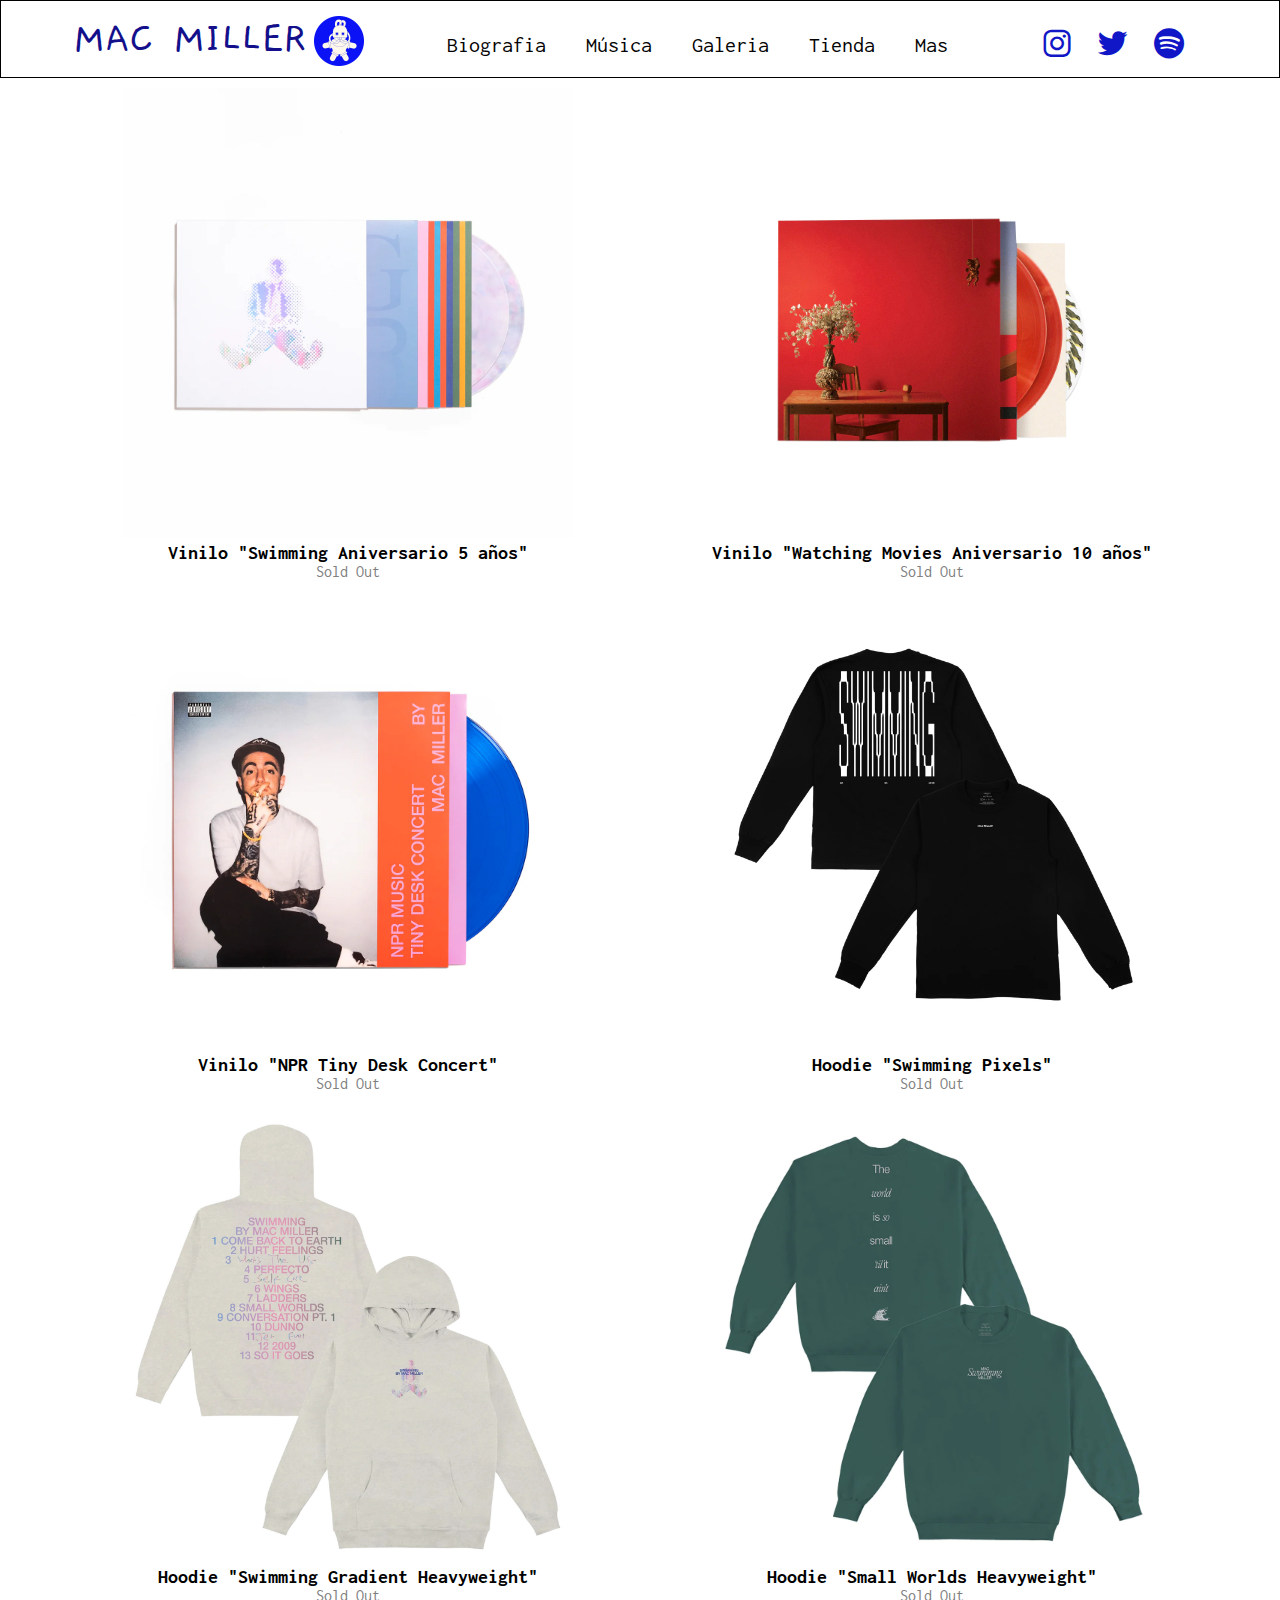
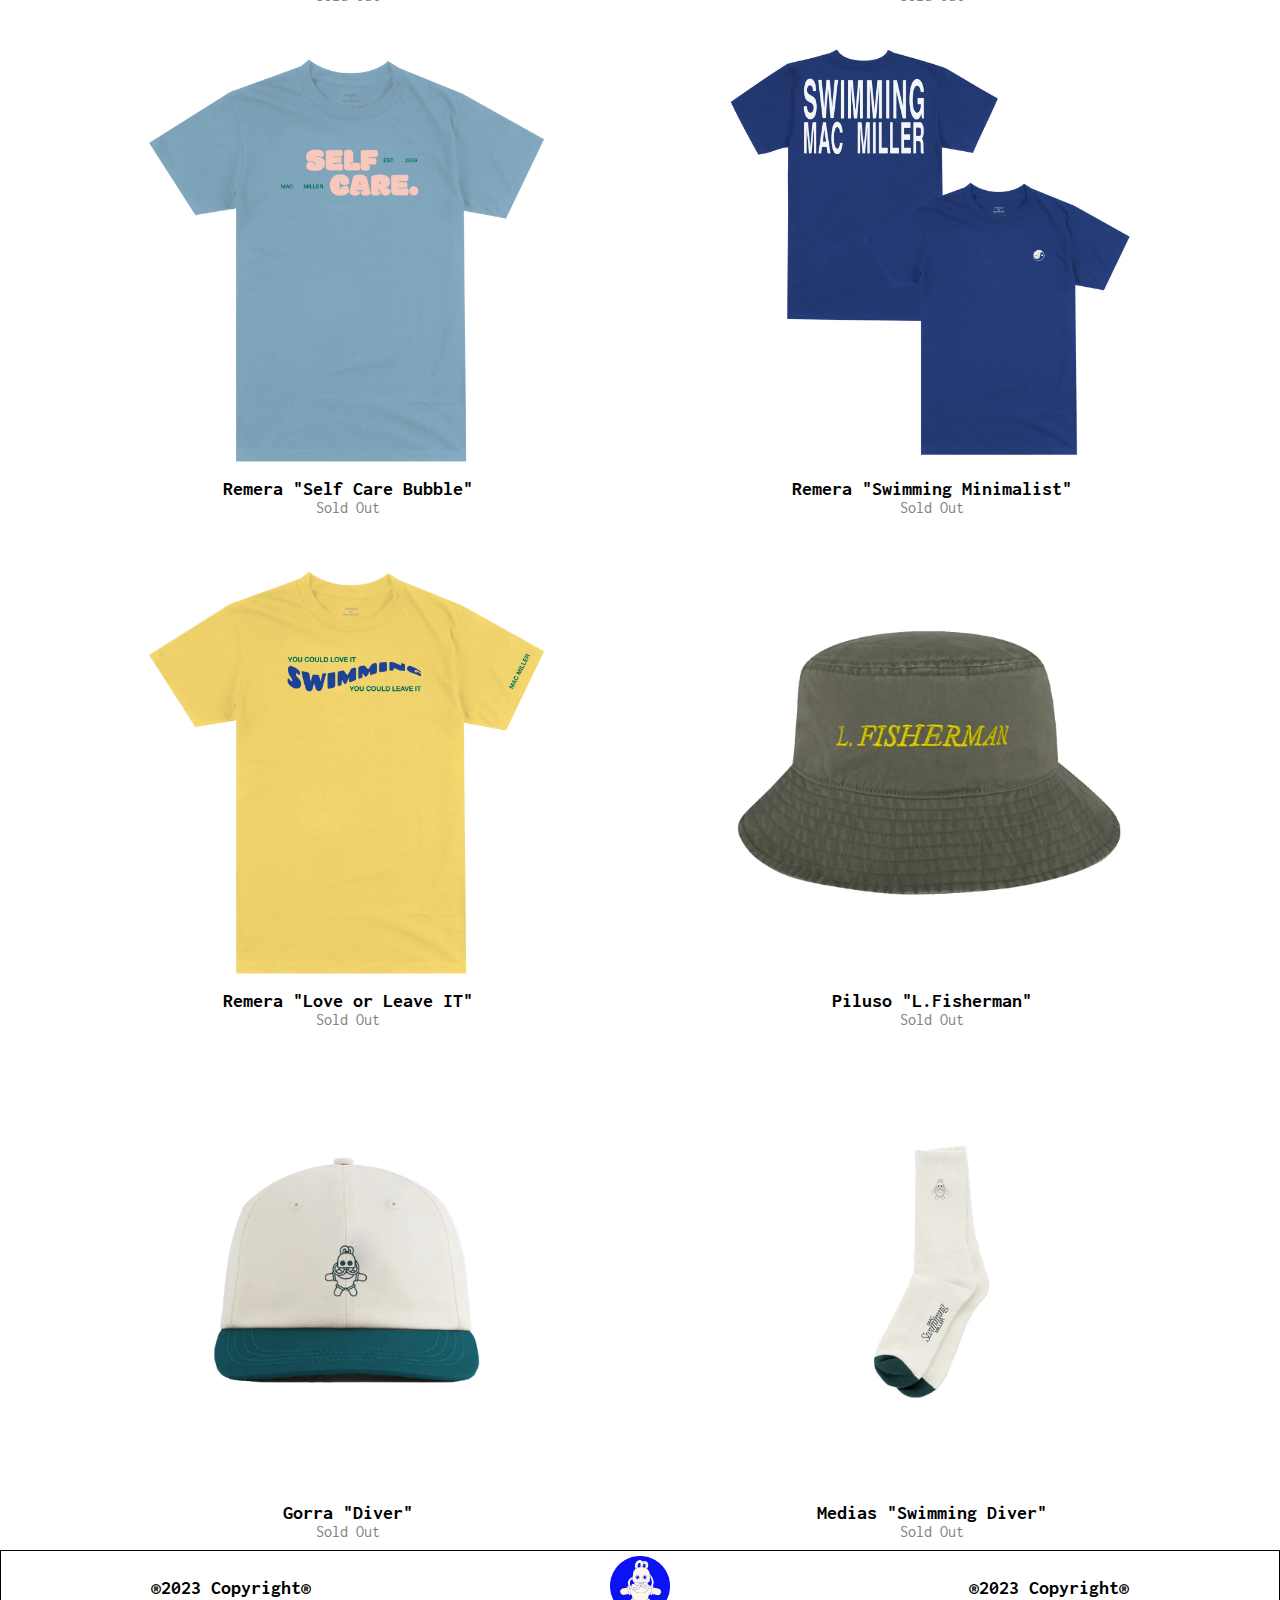
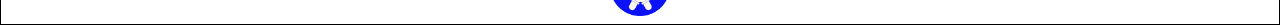
<file: pages/tienda.html>
<!DOCTYPE html>
<html lang="en">
<head>
    <meta charset="UTF-8">
    <meta name="viewport" content="width=device-width, initial-scale=1.0">
    <title>Mac Miller</title>
    <!-- linkeo de css-->
    <link rel="stylesheet" href="../css/style.css">
    <!-- bootstrap css-->
    <link href="https://cdn.jsdelivr.net/npm/bootstrap@5.3.1/dist/css/bootstrap.min.css" rel="stylesheet" integrity="sha384-4bw+/aepP/YC94hEpVNVgiZdgIC5+VKNBQNGCHeKRQN+PtmoHDEXuppvnDJzQIu9" crossorigin="anonymous">
    <!-- boxicons-->
    <link href='https://unpkg.com/boxicons@2.1.4/css/boxicons.min.css' rel='stylesheet'>
</head>
<body>
    <main class="bg-tienda">
    <header>
        <div class="nav-logo">
                        <span class="nav-brand"><a href="../index.html">MAC MILLER</a></span>
                        <img src="../img/logotest.jpg" alt="">    
        </div>
        <nav class="nav">
            <div class="nav-container"> 
              <ul class="nav-list">
                    <li class="nav-item"><a href="bio.html">Biografia</a></li>
                    <li class="nav-item"><a href="musica.html">Música</a></li>
                    <li class="nav-item"><a href="galeria.html">Galeria</a></li>
                    <li class="nav-item"><a href="tienda.html">Tienda</a></li>
                    <li class="nav-item"><a href="mas.html">Mas</a></li>
              </ul>
        </nav>
        <nav class="nav-redes">
            <ul class="nav-list-redes">
                <li class="nav-item-redes">
                    <a href="https://www.instagram.com/macmiller/" target="_blank">
                        <i class='bx bxl-instagram bx-md'></i></a>
                </li>
                <li class="nav-item-redes">
                    <a href="https://twitter.com/MacMiller" target="_blank">
                        <i class='bx bxl-twitter bx-md'></i></a>
                </li>
                <li class="nav-item-redes">
                    <a href="https://open.spotify.com/intl-es/artist/4LLpKhyESsyAXpc4laK94U" target="_blank">
                        <i class='bx bxl-spotify bx-md'></i></a>
                </li>
                </a></li>
            </nav>
            </ul>
    </div>
    </header>
    <div class="product-container">
        <div class="product-item">
            <a href="https://shopuk.macmillerswebsite.com/products/swimming-5y-vinyl" target="_blank"><img src="../img/productos/p12.jpg" alt=""></a>
            <h4 class="product-name">Vinilo "Swimming Aniversario 5 años"</h4>
            <p class="product-price">Sold Out</p>
        </div>
        <div class="product-item">
            <a href="https://shopuk.macmillerswebsite.com/products/watching-movies-with-the-sound-off-vinyl?variant=45489988960568" target="_blank"><img src="../img/productos/p11.jpg" alt=""></a>
            <h4 class="product-name">Vinilo "Watching Movies Aniversario 10 años"</h4>
            <p class="product-price">Sold Out</p>
        </div>
        <div class="product-item">
            <a href="https://shopuk.macmillerswebsite.com/products/tiny-desk-vinyl?variant=45981901685048" target="_blank"><img src="../img/productos/p10.jpg" alt=""></a>
            <h4 class="product-name">Vinilo "NPR Tiny Desk Concert"</h4>
            <p class="product-price">Sold Out</p>
        </div>
        <div class="product-item">
            <a href="https://shopuk.macmillerswebsite.com/products/swimming-pixels-ls" target="_blank"><img src="../img/productos/p6.jpg" alt=""></a>
            <h4 class="product-name">Hoodie "Swimming Pixels"</h4>
            <p class="product-price">Sold Out</p>
        </div>
        <div class="product-item">
            <a href="https://shopuk.macmillerswebsite.com/products/swimming-5y-dive-hoodie" target="_blank"><img src="../img/productos/p5.jpg" alt=""></a>
            <h4 class="product-name">Hoodie "Swimming Gradient Heavyweight"</h4>
            <p class="product-price">Sold Out</p>
        </div>
        <div class="product-item">
            <a href="https://shopuk.macmillerswebsite.com/products/world-is-so-small-crewneck?variant=45981903520056" target="_blank"><img src="../img/productos/p4.jpg" alt=""></a>
            <h4 class="product-name">Hoodie "Small Worlds Heavyweight"</h4>
            <p class="product-price">Sold Out</p>
        </div>
        <div class="product-item">
            <a href="https://shopuk.macmillerswebsite.com/products/self-care-est-09-tee-blue?variant=45981884318008" target="_blank"><img src="../img/productos/p1.jpg" alt=""></a>
            <h4 class="product-name">Remera "Self Care Bubble"</h4>
            <p class="product-price">Sold Out</p>
        </div>
        <div class="product-item">
            <a href="https://shopuk.macmillerswebsite.com/products/swim-yin-yang-tee" target="_blank"><img src="../img/productos/p3.jpg" alt=""></a>
            <h4 class="product-name">Remera "Swimming Minimalist"</h4>
            <p class="product-price">Sold Out</p>
        </div>
        <div class="product-item">
            <a href="https://shopuk.macmillerswebsite.com/products/you-can-love-it-tee?variant=45981880025400" target="_blank"><img src="../img/productos/p2.jpg" alt=""></a>
            <h4 class="product-name">Remera "Love or Leave IT"</h4>
            <p class="product-price">Sold Out</p>
        </div>
        <div class="product-item">
            <a href="https://shopuk.macmillerswebsite.com/products/fisherman-green-bucket-hat?variant=45488991928632" target="_blank"><img src="../img/productos/p8.jpg" alt=""></a>
            <h4 class="product-name">Piluso "L.Fisherman"</h4>
            <p class="product-price">Sold Out</p>
        </div>
        <div class="product-item">
            <a href="https://shopuk.macmillerswebsite.com/products/dive-hat?variant=45981890609464" target="_blank"><img src="../img/productos/p7.jpg" alt=""></a>
            <h4 class="product-name">Gorra "Diver"</h4>
            <p class="product-price">Sold Out</p>
        </div>
        <div class="product-item">
            <a href="https://shopuk.macmillerswebsite.com/products/swimming-dive-socks?variant=45981879402808" target="_blank"><img src="../img/productos/p9.jpg" alt=""></a>
            <h4 class="product-name">Medias "Swimming Diver"</h4>
            <p class="product-price">Sold Out</p>
        </div>
    </div>         
    </main>
    <footer>
        <div class="footer-texto">
            <h2>&REG;2023 Copyright&REG;</h2>
        </div>
        <div class="footer-logo">
            <img src="../img/logotest.jpg" alt="">
        </div>
        <div class="footer-texto">
            <h2>&REG;2023 Copyright&REG;</h2>
        </div>
    </footer>
<!-- bootstrap js-->
<script src="https://cdn.jsdelivr.net/npm/bootstrap@5.3.1/dist/js/bootstrap.bundle.min.js" integrity="sha384-HwwvtgBNo3bZJJLYd8oVXjrBZt8cqVSpeBNS5n7C8IVInixGAoxmnlMuBnhbgrkm" crossorigin="anonymous"></script>
</body>
</html>
</file>
<file: css/style.css>
/* Font Inconsolata */
@import url('https://fonts.googleapis.com/css2?family=Inconsolata:wght@200;300;400;500&family=Sedgwick+Ave+Display&display=swap');

/* Font Gaegu */
@import url('https://fonts.googleapis.com/css2?family=Gaegu:wght@300;400;700&family=Inconsolata:wght@200;300;400;500&family=Sedgwick+Ave+Display&display=swap');

/* Font PT Sans */

/*RESET*/
*{
    box-sizing: border-box;
    margin: 0;
    padding: 0;
}

/*Navegacion*/
header{
    position: relative;
    width: 100%;
    padding: 10px 6px;
    display: flex;
    box-sizing: border-box;
    justify-content: space-around;
    align-items: center;
    background-color: white;
    border: 1px black solid;
    z-index: 1;
    overflow: auto;
}


.nav-logo{
    display: flex;
    justify-content: start;
}

.nav-brand a{
    font-family: Gaegu;
    font-size: 45px;
    display: inline;
    color: rgb(20, 16, 140);
    position: relative;
    left: 20px;
    text-decoration: none;
}

.nav-logo img{
    height: 50px;
    position: relative;
    left: 28px;
    top: 5px;
}

.nav-list{
    display: flex;
    flex-direction: row;
}

.nav-item {
    margin: 0;
    list-style: none;
    font-family: Inconsolata;
}

.nav-item a {
    text-decoration: none;
    color: rgb(4, 3, 3);
    padding: 10px 20px;
    font-size: 22px;
    position: relative;
    top: 5px;
}

.nav-item a:hover {
    border: 1px solid black
}

.nav-list-redes{
    list-style: none;
    display: flex;
    justify-content: center;
    position: relative;
    right: 30px;
    top: 5px;
}
.nav-item-redes{
    margin: 0;
    list-style: none;
}

.nav-item-redes a{
    text-decoration: none;
    color: rgb(17, 23, 198);
    padding: 10px;
}

/*Fondo index*/
.img-fondo img{
    height: 100%;
    width: 100%;
    opacity: 85%;
}

footer{
    position: relative;
    width: 100%;
    height: 75px;
    background-color:white ;
    border: 1px solid black;
    display: flex;
    justify-content: space-around;
    align-items: center;
    overflow: auto;
}

.footer-texto{
    font-family: Inconsolata;
}

.footer-texto h2{
    font-size: 20px;
}

.footer-logo img{
    height: 60px;
}


@media (max-width: 1024px) {
    header{
        flex-wrap: wrap;
    }
    .nav-logo{
       align-self: center;
    }
    .nav-list{
        align-self: center;
    }
    .nav-redes{
        align-self: center;
    }
    .nav-list-redes{
        padding-top: 15px;
        align-self: center;
    }
}
@media (max-width: 600px) {
    .nav-list{
        flex-direction: column;
    }
    .nav-logo{
        border-bottom: 1px solid black;
    }
}
/*MEDIA BIOGRAFIA*/

.bio{
    width: 300px;
    display: flex;
    flex-direction: column;
    background-color: rgba(0, 0, 255, 0.177);
    padding: 25px;
    left: 30px;
    position: absolute;
    color: white;
    top: 110px;
    border-radius: 30px;
}

.bio2{
    width: 400px;
    display: flex;
    flex-direction: column;
    background-color: rgba(0, 0, 255, 0.187);
    padding: 20px;
    position: absolute;
    color: white;
    top: 110px;
    right: 25px;
    border-radius: 30px;
}

.bio3{
    width: 700px;
    display: flex;
    flex-direction: column;
    background-color: rgba(0, 0, 255, 0.187);
    padding: 15px;
    position: absolute;
    color: white;
    top: 900px;
    left: 30px;
    border-radius: 30px;
}

.bio-text{
    font-family: Inconsolata;
}
.bio-title{
    font-family: Inconsolata;
}

.img-fondo2 img{
    position: relative;
    width: 100%;
    height: 100%;
    opacity: 85%;
    z-index: 0;
    overflow: auto;
}

/*MEDIA QUERY BIOGRAFIA*/
@media screen and (max-width: 1440px) {
    .bio3{
        top: 900px;
    }
    .bio-text{
        font-size: 14px;
    }
    .bio-title{
        font-size: 20px;
    }
}

@media screen and (max-width: 1200px) {
    .bio3{
        top: 640px;
    }
    .bio-text{
        font-size: 14px;
    }
    .bio-title{
        font-size: 20px;
    }
}

@media screen and (max-width: 1024px) {
    .bio{
        top: 180px;
    }
    .bio2{
        width: 400px;
        top: 180px;
    }
    .bio3{
        top: 600px;
        width: 500px;
    }
    .bio-text{
        font-size: 12px;
    }
    .bio-title{
        font-size: 18px;
    }
}

@media (max-width: 768px){
    .bio{
        top: 220px;
    }
    .bio2{
        width: 300px;
        top: 220px;
        padding: 17px;
    }
    .bio3{
        top: 490px;
        width: 400px;
    }
    .bio-text{
        font-size: 10px;
    }
    .bio-title{
        font-size: 16px;
    }
}

@media (max-height: 768px){
    .bio{
        top: 120px;
    }
    .bio2{
        width: 380px;
        top: 120px;
        padding: 17px;
    }
    .bio3{
        top: 600px;
        width: 400px;
    }
    .bio-text{
        font-size: 14px;
    }
    .bio-title{
        font-size: 18px;
    }
}

@media (max-width: 600px) {
    .bio{
        top: 280px;
        left: 0;
        padding: 12px;
        height: 90px;
        width: 100%
    }
    .bio2{
        top: 375px;
        left: 0;
        padding: 12px;
        height: 180px;
        width: 100%
    }
    .bio3{
        top: 560px;
        left: 0;
        padding: 12px;
        height: 110px;
        width: 100%
    }
    .bio-text{
        font-size: 8px;
    }
    .bio-title{
        font-size: 10px;
    }
}

@media screen and (max-width: 480px) {
        .bio{
            top: 280px;
            left: 0;
            padding: 12px;
            height: 70px;
            width: 100%
        }
        .bio2{
            top: 355px;
            left: 0;
            padding: 12px;
            height: 130px;
            width: 100%
        }
        .bio3{
            top: 490px;
            left: 0;
            padding: 12px;
            height: 80px;
            width: 100%
        }
        .bio-text{
            font-size: 6px;
        }
        .bio-title{
            font-size: 8px;
        }
}

@media screen and (max-width: 320px) {
    .bio{
        top: 345px;
        right: 10px;
        padding: 12px;
        height: 100px;
        width: 37%
    }
    .bio2{
        top: 345px;
        left: 125px;
        padding: 12px;
        height: 135px;
        width: 60%
    }
    .bio3{
        top: 485px;
        left: 0;
        padding: 12px;
        height: 65px;
        width: 100%
    }
    .bio-text{
        font-size: 4px;
    }
    .bio-title{
        font-size: 6px;
    }
}

/*Musica*/
.music-bg{
    background-image: url(../img/musicafondo.jpg);
    background-position: center;
}

.music-title{
    position: relative;
    width: 100%;
    font-family: Inconsolata;
    font-style: bold;
    text-align: center;
    padding-top: 20px;
    color: rgb(251, 251, 253);
}

.album-container{
    display: flex;
    flex-wrap: wrap;
    flex-direction: row;
    justify-content: center;

}

.album-item{
    height: auto;
    width: 500px;
    background-color: rgba(12, 13, 24, 0.534);
    border: 3px white solid ;
    padding: 25px;
    margin: 25px;
}

.album-img{
    display: flex;
    justify-content: center;
    padding: 20px;
}

.album-img img{
    width: 100%;
    height: auto;
    border: 3px solid white;
    opacity: 90%;
}

.album-title{
    font-family: Inconsolata;
    text-align: center;
    color: white;
}

.track-list{
    color: white;
    font-family: Inconsolata;
    font-size: 20px;
}

.album-img img:hover{
    width: 100%;
    height: auto;
    opacity: 75%;
}

/*Galeria*/

.gal-title{
    text-align: center;
    width: 100%;
    font-family: Inconsolata;
    font-style: bold;
    padding-top: 20px;
    color: black;
}

.img-container{
    display: flex;
    flex-direction: column;
    align-items: center;
    margin: 10px 20px 0 20px;
}

.img-container .img-box{
    display: flex;
    flex-direction: row;
    justify-content: space-between;
}

.img-container .img-box .img-columna{
    display: flex;
    flex-direction: column;
    width: 32.8%;
}

.img-columna img{
    width: 100%;
    padding-bottom: 15px ;
    border-radius: 5px;
}

.img-columna img:hover{
    opacity: 90%;
}

@media screen and (max-width: 769px){
    .img-container .img-box{
        flex-direction: column;
    }
    .img-container .img-box .img-columna{
        width: 100%;
    }
}

/* Tienda */

.product-container{
    display: flex;
    flex-direction: row;
    justify-content: space-evenly;
    flex-wrap: wrap;
}

.product-item{
    margin: 10px;
}
.product-item img{
    height: 450px;
}

.product-name{
    font-family: Inconsolata;
    text-align: center;
    font-size: 20px;
    font-style: bold;
    color: black;
}

.product-price{
    font-family: Inconsolata;
    text-align: center;
    font-size: 16px;
    color: gray;
}

.product-item:hover{
    .product-name{
        color: blue;
    }
}
</file>
